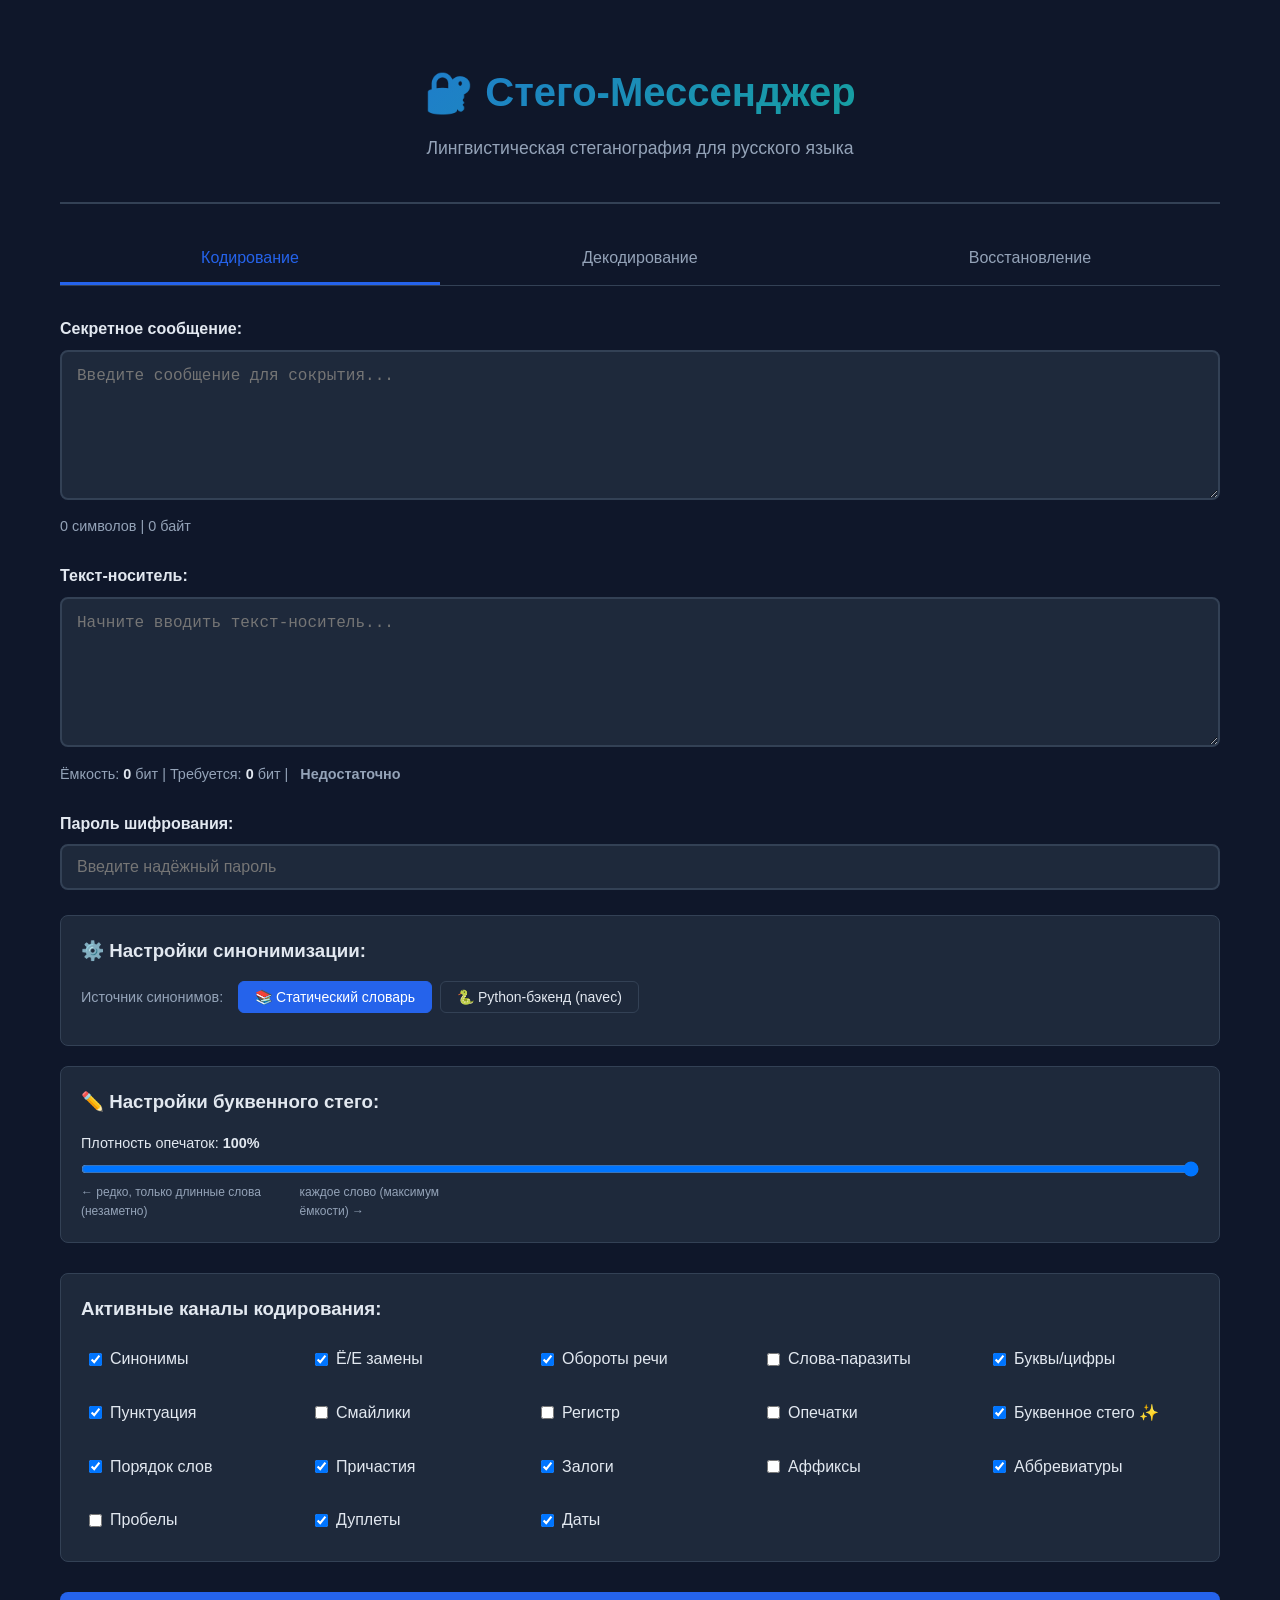
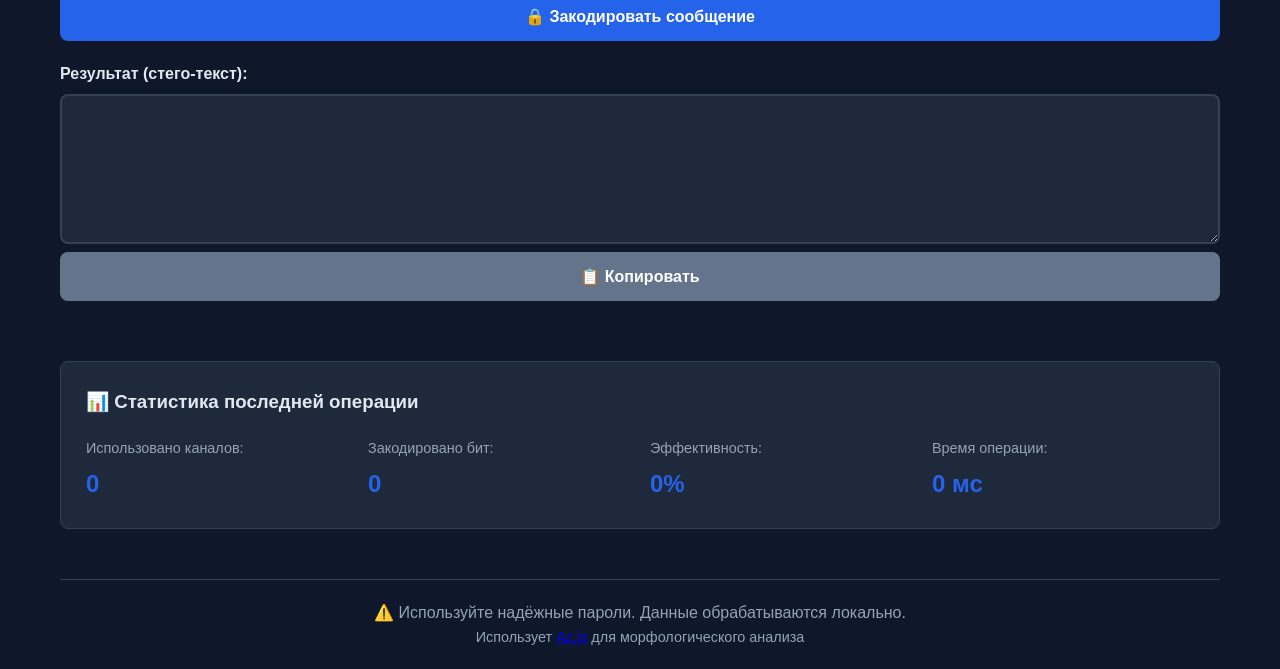
<file: index.html>
<!DOCTYPE html>
<html lang="ru">
<head>
    <meta charset="UTF-8">
    <meta name="viewport" content="width=device-width, initial-scale=1.0">
    <title>Стего-Мессенджер | Лингвистическая стеганография</title>
    <link rel="stylesheet" href="css/style.css">
</head>
<body>
    <!-- Индикатор загрузки -->
    <div id="loading" class="loading-overlay">
        <div class="loading-content">
            <div class="spinner"></div>
            <p>Загрузка морфологических словарей...</p>
            <p class="loading-details" id="loading-status">Инициализация...</p>
        </div>
    </div>

    <div class="container">
        <header>
            <h1>🔐 Стего-Мессенджер</h1>
            <p class="subtitle">Лингвистическая стеганография для русского языка</p>
        </header>

        <div class="main-content">
            <!-- Режимы работы -->
            <div class="mode-selector">
                <button class="mode-btn active" data-mode="encode">Кодирование</button>
                <button class="mode-btn" data-mode="decode">Декодирование</button>
                <button class="mode-btn" data-mode="recovery">Восстановление</button>
            </div>

            <!-- Панель кодирования -->
            <div class="panel encode-panel active">
                <div class="input-group">
                    <label for="secret-message">Секретное сообщение:</label>
                    <textarea id="secret-message" placeholder="Введите сообщение для сокрытия..."></textarea>
                    <div class="info">
                        <span id="secret-length">0</span> символов | 
                        <span id="secret-bytes">0</span> байт
                    </div>
                </div>

                <div class="input-group">
                    <label for="carrier-text">Текст-носитель:</label>
                    <div class="textarea-wrapper">
                        <textarea id="carrier-text" placeholder="Начните вводить текст-носитель..."></textarea>
                        <div id="autocomplete-overlay" class="autocomplete-overlay"></div>
                    </div>
                    <div class="info">
                        <span>Ёмкость: <strong id="carrier-capacity">0</strong> бит</span> | 
                        <span>Требуется: <strong id="required-capacity">0</strong> бит</span> |
                        <span class="status" id="capacity-status">Недостаточно</span>
                    </div>
                </div>

                <div class="input-group">
                    <label for="password-encode">Пароль шифрования:</label>
                    <input type="password" id="password-encode" placeholder="Введите надёжный пароль">
                </div>

                <!-- Настройки синонимов -->
                <div class="synonym-settings">
                    <h3>⚙️ Настройки синонимизации:</h3>
                    <div class="synonym-mode-row">
                        <label class="synonym-mode-label">Источник синонимов:</label>
                        <div class="synonym-mode-btns">
                            <button class="syn-mode-btn active" data-synmode="static" title="Использовать готовый словарь synonyms.json">📚 Статический словарь</button>
                            <button class="syn-mode-btn" data-synmode="backend" title="Navec + pymorphy3 через Python-сервер (synonyms_server.py)">🐍 Python-бэкенд (navec)</button>
                        </div>
                        <span id="backend-status" class="backend-status" style="display:none">⏳ Проверка...</span>
                    </div>
                    <div class="synonym-threshold-row" id="threshold-row" style="display:none">
                        <label for="syn-threshold">Косинусная близость: <strong id="threshold-val">0.50</strong></label>
                        <input type="range" id="syn-threshold" min="0.30" max="0.90" step="0.01" value="0.50">
                        <span class="threshold-hint">
                            <span style="color:#94a3b8">← меньше близость = больше синонимов (больше ёмкость)</span>
                            <span style="color:#94a3b8">больше близость = лучше качество →</span>
                        </span>
                    </div>
                    <div class="synonym-backend-row" id="backend-url-row" style="display:none">
                        <label for="backend-url">URL сервера:</label>
                        <input type="text" id="backend-url" value="http://127.0.0.1:5000" placeholder="http://127.0.0.1:5000">
                        <button id="btn-check-backend" class="btn-small">🔍 Проверить</button>
                        <span class="backend-hint">Запустите: <code>python synonyms_server.py</code></span>
                    </div>
                </div>

                <!-- Настройки буквенного стего -->
                <div class="letter-stego-settings">
                    <h3>✏️ Настройки буквенного стего:</h3>
                    <div class="synonym-threshold-row">
                        <label for="letter-density">Плотность опечаток: <strong id="density-val">100%</strong></label>
                        <input type="range" id="letter-density" min="5" max="100" step="5" value="100">
                        <span class="threshold-hint">
                            <span style="color:#94a3b8">← редко, только длинные слова (незаметно)</span>
                            <span style="color:#94a3b8">каждое слово (максимум ёмкости) →</span>
                        </span>
                    </div>
                </div>

                <div class="channel-settings">
                    <h3>Активные каналы кодирования:</h3>
                    <div class="channel-grid">
                        <label><input type="checkbox" class="channel-toggle" data-channel="synonyms" checked> Синонимы</label>
                        <label><input type="checkbox" class="channel-toggle" data-channel="yo" checked> Ё/Е замены</label>
                        <label><input type="checkbox" class="channel-toggle" data-channel="phrases" checked> Обороты речи</label>
                        <label><input type="checkbox" class="channel-toggle" data-channel="parasites"> Слова-паразиты</label>
                        <label><input type="checkbox" class="channel-toggle" data-channel="numbers" checked> Буквы/цифры</label>
                        <label><input type="checkbox" class="channel-toggle" data-channel="punctuation" checked> Пунктуация</label>
                        <label><input type="checkbox" class="channel-toggle" data-channel="smiles"> Смайлики</label>
                        <label><input type="checkbox" class="channel-toggle" data-channel="case"> Регистр</label>
                        <label><input type="checkbox" class="channel-toggle" data-channel="typos"> Опечатки</label>
                        <label><input type="checkbox" class="channel-toggle" data-channel="letter-stego" checked title="CRC-верифицированные мутации букв (seed→мутация→seed паттерн)"> Буквенное стего ✨</label>
                        <label><input type="checkbox" class="channel-toggle" data-channel="wordOrder" checked> Порядок слов</label>
                        <label><input type="checkbox" class="channel-toggle" data-channel="participles" checked> Причастия</label>
                        <label><input type="checkbox" class="channel-toggle" data-channel="voice" checked> Залоги</label>
                        <label><input type="checkbox" class="channel-toggle" data-channel="affixes"> Аффиксы</label>
                        <label><input type="checkbox" class="channel-toggle" data-channel="abbreviations" checked> Аббревиатуры</label>
                        <label><input type="checkbox" class="channel-toggle" data-channel="spaces"> Пробелы</label>
                        <label><input type="checkbox" class="channel-toggle" data-channel="duplets" checked> Дуплеты</label>
                        <label><input type="checkbox" class="channel-toggle" data-channel="dates" checked> Даты</label>
                    </div>
                </div>

                <button class="btn-primary" id="btn-encode">🔒 Закодировать сообщение</button>

                <div class="input-group">
                    <label for="output-text">Результат (стего-текст):</label>
                    <textarea id="output-text" readonly></textarea>
                    <button class="btn-secondary" id="btn-copy">📋 Копировать</button>
                </div>
            </div>

            <!-- Панель декодирования -->
            <div class="panel decode-panel">
                <div class="input-group">
                    <label for="stego-text">Стего-текст:</label>
                    <textarea id="stego-text" placeholder="Вставьте текст для декодирования..."></textarea>
                </div>

                <div class="input-group">
                    <label for="password-decode">Пароль:</label>
                    <input type="password" id="password-decode" placeholder="Введите пароль">
                </div>

                <button class="btn-primary" id="btn-decode">🔓 Декодировать сообщение</button>

                <div class="input-group">
                    <label for="decoded-message">Декодированное сообщение:</label>
                    <textarea id="decoded-message" readonly></textarea>
                </div>
            </div>

            <!-- Панель восстановления -->
            <div class="panel recovery-panel">
                <div class="input-group">
                    <label for="damaged-text">Повреждённый стего-текст:</label>
                    <textarea id="damaged-text" placeholder="Вставьте повреждённый текст..."></textarea>
                </div>

                <div class="input-group">
                    <label for="password-recovery">Пароль:</label>
                    <input type="password" id="password-recovery" placeholder="Введите пароль">
                </div>

                <div class="recovery-options">
                    <label><input type="checkbox" id="opt-bruteforce"> Использовать брутфорс</label>
                    <label>Макс. итераций: <input type="number" id="max-iterations" value="10000" min="100"></label>
                </div>

                <button class="btn-primary" id="btn-recovery">🔧 Восстановить данные</button>

                <div class="progress-bar" id="recovery-progress" style="display:none;">
                    <div class="progress-fill"></div>
                    <span class="progress-text">0%</span>
                </div>

                <div class="input-group">
                    <label for="recovered-message">Восстановленное сообщение:</label>
                    <textarea id="recovered-message" readonly></textarea>
                </div>
            </div>

             <!-- Статистика -->
             <div class="stats-panel">
                <h3>📊 Статистика последней операции</h3>
                <div class="stats-grid">
                    <div class="stat-item">
                        <span class="stat-label">Использовано каналов:</span>
                        <span class="stat-value" id="stat-channels">0</span>
                    </div>
                    <div class="stat-item">
                        <span class="stat-label">Закодировано бит:</span>
                        <span class="stat-value" id="stat-bits">0</span>
                    </div>
                    <div class="stat-item">
                        <span class="stat-label">Эффективность:</span>
                        <span class="stat-value" id="stat-efficiency">0%</span>
                    </div>
                    <div class="stat-item">
                        <span class="stat-label">Время операции:</span>
                        <span class="stat-value" id="stat-time">0 мс</span>
                    </div>
                </div>
            </div>
        </div>

         <footer>
             <p>⚠️ Используйте надёжные пароли. Данные обрабатываются локально.</p>
             <p style="font-size: 0.9em; color: #94a3b8;">
                 Использует <a href="https://github.com/deNULL/Az.js" target="_blank">Az.js</a> 
                 для морфологического анализа
             </p>
         </footer>
    </div>

    <!-- Az.js: морфологическая библиотека (глобальный объект Az) -->
    <!-- Порядок важен: az.js → az.dawg.js → az.morph.js → az.tokens.js -->
    <script src="lib/az.js"></script>
    <script src="lib/az.dawg.js"></script>
    <script src="lib/az.morph.js"></script>
    <script src="lib/az.tokens.js"></script>

    <!-- Наши модули -->
    <script type="module" src="js/main.js"></script>
 </body>
</html>
</file>
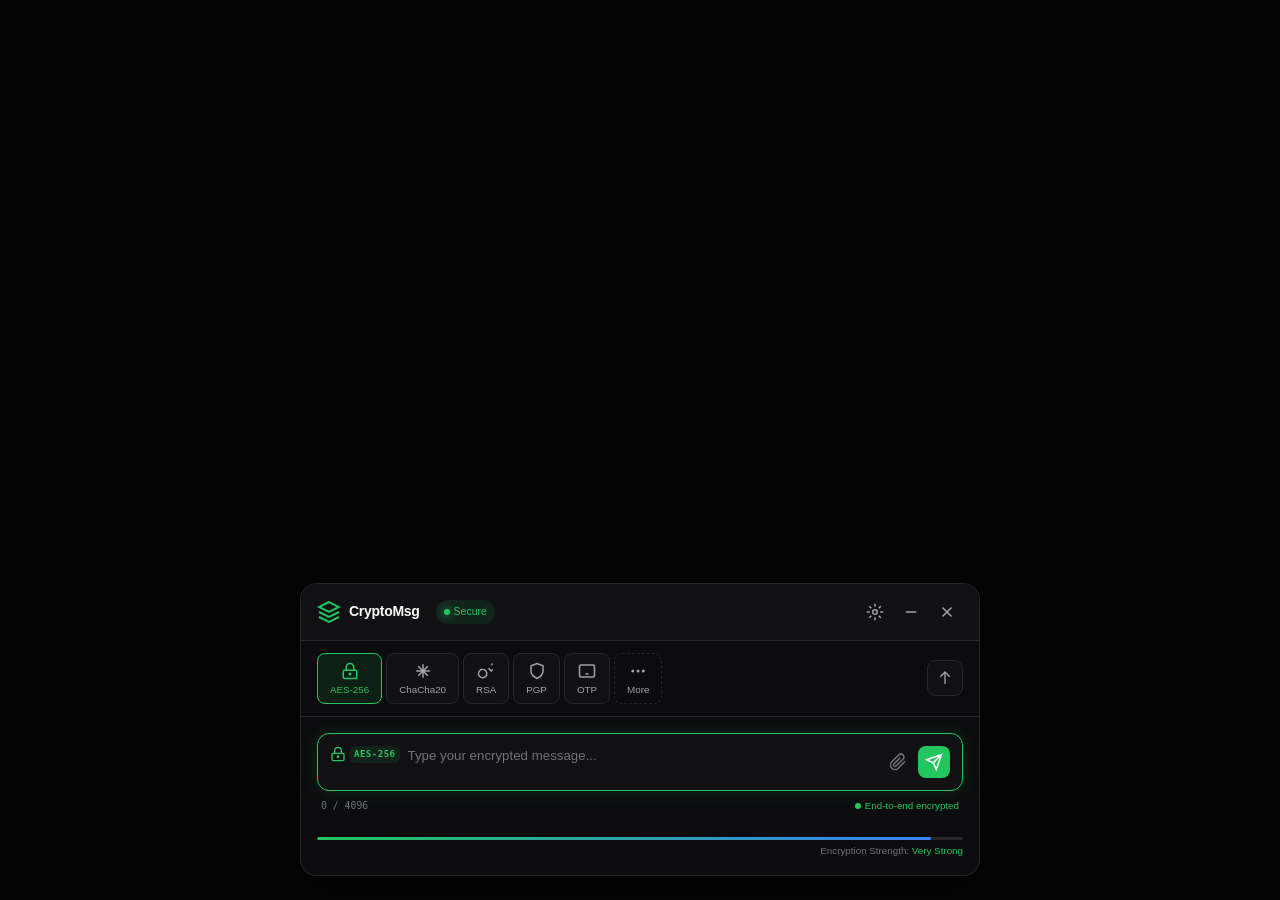
<file: HELPER_FOLDER_DESIGN/index.html>
<!DOCTYPE html>
<html lang="ru">

<head>
    <meta charset="UTF-8">
    <meta name="viewport" content="width=device-width, initial-scale=1.0">
    <title>CryptoMessenger | Secure Communication</title>
    <link rel="stylesheet" href="./styles.css">
</head>

<body>
    <!-- Overlay Container -->
    <div class="overlay-container" id="overlayContainer">

        <!-- Main Frame -->
        <div class="messenger-frame" id="messengerFrame">

            <!-- Header -->
            <header class="frame-header">
                <div class="header-left">
                    <div class="logo">
                        <svg class="logo-icon" viewBox="0 0 24 24" fill="none" stroke="currentColor" stroke-width="2">
                            <path d="M12 2L2 7l10 5 10-5-10-5z" />
                            <path d="M2 17l10 5 10-5" />
                            <path d="M2 12l10 5 10-5" />
                        </svg>
                        <span class="logo-text">CryptoMsg</span>
                    </div>
                    <div class="connection-status" id="connectionStatus">
                        <span class="status-dot active"></span>
                        <span class="status-text">Secure</span>
                    </div>
                </div>
                <div class="header-right">
                    <button class="icon-btn" id="settingsToggle" title="Settings">
                        <svg viewBox="0 0 24 24" fill="none" stroke="currentColor" stroke-width="2">
                            <circle cx="12" cy="12" r="3" />
                            <path
                                d="M12 1v4M12 19v4M4.22 4.22l2.83 2.83M16.95 16.95l2.83 2.83M1 12h4M19 12h4M4.22 19.78l2.83-2.83M16.95 7.05l2.83-2.83" />
                        </svg>
                    </button>
                    <button class="icon-btn" id="minimizeBtn" title="Minimize">
                        <svg viewBox="0 0 24 24" fill="none" stroke="currentColor" stroke-width="2">
                            <path d="M5 12h14" />
                        </svg>
                    </button>
                    <button class="icon-btn close-btn" id="closeBtn" title="Close">
                        <svg viewBox="0 0 24 24" fill="none" stroke="currentColor" stroke-width="2">
                            <path d="M18 6L6 18M6 6l12 12" />
                        </svg>
                    </button>
                </div>
            </header>

            <!-- Encryption Mode Selector -->
            <div class="mode-selector-container">
                <div class="mode-selector" id="modeSelector">
                    <button class="mode-btn active" data-mode="aes256">
                        <span class="mode-icon">
                            <svg viewBox="0 0 24 24" fill="none" stroke="currentColor" stroke-width="2">
                                <rect x="3" y="11" width="18" height="11" rx="2" />
                                <circle cx="12" cy="16" r="1" />
                                <path d="M7 11V7a5 5 0 0110 0v4" />
                            </svg>
                        </span>
                        <span class="mode-name">AES-256</span>
                    </button>
                    <button class="mode-btn" data-mode="chacha20">
                        <span class="mode-icon">
                            <svg viewBox="0 0 24 24" fill="none" stroke="currentColor" stroke-width="2">
                                <path d="M12 3v18M3 12h18M5.64 5.64l12.72 12.72M5.64 18.36l12.72-12.72" />
                            </svg>
                        </span>
                        <span class="mode-name">ChaCha20</span>
                    </button>
                    <button class="mode-btn" data-mode="rsa">
                        <span class="mode-icon">
                            <svg viewBox="0 0 24 24" fill="none" stroke="currentColor" stroke-width="2">
                                <path d="M21 2l-2 2m-7.61 7.61a5.5 5.5 0 1 1-7.778 7.778 5.5 5.5 0 0 1 7.777-7.777z" />
                                <path d="M15.5 8.5L19 12l2-2" />
                            </svg>
                        </span>
                        <span class="mode-name">RSA</span>
                    </button>
                    <button class="mode-btn" data-mode="pgp">
                        <span class="mode-icon">
                            <svg viewBox="0 0 24 24" fill="none" stroke="currentColor" stroke-width="2">
                                <path d="M12 22s8-4 8-10V5l-8-3-8 3v7c0 6 8 10 8 10z" />
                            </svg>
                        </span>
                        <span class="mode-name">PGP</span>
                    </button>
                    <button class="mode-btn" data-mode="otp">
                        <span class="mode-icon">
                            <svg viewBox="0 0 24 24" fill="none" stroke="currentColor" stroke-width="2">
                                <rect x="2" y="4" width="20" height="16" rx="2" />
                                <path d="M6 8h.01M10 8h.01M14 8h.01M18 8h.01M8 12h.01M12 12h.01M16 12h.01M10 16h4" />
                            </svg>
                        </span>
                        <span class="mode-name">OTP</span>
                    </button>
                    <button class="mode-btn more-modes" id="moreModes" title="More encryption modes">
                        <span class="mode-icon">
                            <svg viewBox="0 0 24 24" fill="none" stroke="currentColor" stroke-width="2">
                                <circle cx="12" cy="12" r="1" />
                                <circle cx="19" cy="12" r="1" />
                                <circle cx="5" cy="12" r="1" />
                            </svg>
                        </span>
                        <span class="mode-name">More</span>
                    </button>
                </div>

                <!-- Quick Settings Toggle -->
                <button class="quick-settings-btn" id="quickSettingsBtn">
                    <svg viewBox="0 0 24 24" fill="none" stroke="currentColor" stroke-width="2">
                        <path d="M12 3v18M5 10l7-7 7 7" />
                    </svg>
                </button>
            </div>

            <!-- Quick Mode Options Bar -->
            <div class="quick-options" id="quickOptions">
                <div class="option-group">
                    <label class="option-toggle">
                        <input type="checkbox" id="autoExpire" checked>
                        <span class="toggle-slider"></span>
                        <span class="toggle-label">Auto-expire</span>
                    </label>
                    <label class="option-toggle">
                        <input type="checkbox" id="perfectForward">
                        <span class="toggle-slider"></span>
                        <span class="toggle-label">PFS</span>
                    </label>
                    <label class="option-toggle">
                        <input type="checkbox" id="keyRotation">
                        <span class="toggle-slider"></span>
                        <span class="toggle-label">Key Rotation</span>
                    </label>
                </div>
                <div class="option-divider"></div>
                <div class="key-strength-selector">
                    <span class="selector-label">Key:</span>
                    <div class="strength-pills">
                        <button class="pill-btn" data-strength="128">128</button>
                        <button class="pill-btn active" data-strength="256">256</button>
                        <button class="pill-btn" data-strength="512">512</button>
                    </div>
                </div>
            </div>

            <!-- Main Input Area -->
            <div class="input-container">
                <div class="input-wrapper">
                    <div class="input-prefix">
                        <svg viewBox="0 0 24 24" fill="none" stroke="currentColor" stroke-width="2">
                            <rect x="3" y="11" width="18" height="11" rx="2" />
                            <circle cx="12" cy="16" r="1" />
                            <path d="M7 11V7a5 5 0 0110 0v4" />
                        </svg>
                        <span class="encryption-badge" id="encryptionBadge">AES-256</span>
                    </div>
                    <textarea class="message-input" id="messageInput" placeholder="Type your encrypted message..."
                        rows="1"></textarea>
                    <div class="input-actions">
                        <button class="action-btn" id="attachBtn" title="Attach file">
                            <svg viewBox="0 0 24 24" fill="none" stroke="currentColor" stroke-width="2">
                                <path
                                    d="M21.44 11.05l-9.19 9.19a6 6 0 0 1-8.49-8.49l9.19-9.19a4 4 0 0 1 5.66 5.66l-9.2 9.19a2 2 0 0 1-2.83-2.83l8.49-8.48" />
                            </svg>
                        </button>
                        <button class="action-btn primary" id="sendBtn" title="Send">
                            <svg viewBox="0 0 24 24" fill="none" stroke="currentColor" stroke-width="2">
                                <path d="M22 2L11 13M22 2l-7 20-4-9-9-4 20-7z" />
                            </svg>
                        </button>
                    </div>
                </div>
                <div class="input-footer">
                    <span class="char-count" id="charCount">0 / 4096</span>
                    <span class="encryption-info">End-to-end encrypted</span>
                </div>
            </div>

            <!-- Encryption Strength Indicator -->
            <div class="encryption-indicator">
                <div class="indicator-bar">
                    <div class="indicator-fill" id="strengthFill" style="width: 95%"></div>
                </div>
                <span class="indicator-label">Encryption Strength: <strong id="strengthLabel">Very
                        Strong</strong></span>
            </div>
        </div>

        <!-- Settings Panel (Slide-out) -->
        <div class="settings-panel" id="settingsPanel">
            <div class="settings-header">
                <h2>Encryption Settings</h2>
                <button class="icon-btn" id="closeSettings">
                    <svg viewBox="0 0 24 24" fill="none" stroke="currentColor" stroke-width="2">
                        <path d="M18 6L6 18M6 6l12 12" />
                    </svg>
                </button>
            </div>

            <!-- Settings Search -->
            <div class="settings-search">
                <svg viewBox="0 0 24 24" fill="none" stroke="currentColor" stroke-width="2">
                    <circle cx="11" cy="11" r="8" />
                    <path d="M21 21l-4.35-4.35" />
                </svg>
                <input type="text" placeholder="Search settings..." id="settingsSearch">
            </div>

            <!-- Settings Categories -->
            <nav class="settings-nav" id="settingsNav">
                <button class="nav-item active" data-category="general">
                    <svg viewBox="0 0 24 24" fill="none" stroke="currentColor" stroke-width="2">
                        <circle cx="12" cy="12" r="3" />
                        <path d="M12 1v4M12 19v4" />
                    </svg>
                    General
                </button>
                <button class="nav-item" data-category="keys">
                    <svg viewBox="0 0 24 24" fill="none" stroke="currentColor" stroke-width="2">
                        <path d="M21 2l-2 2m-7.61 7.61a5.5 5.5 0 1 1-7.778 7.778 5.5 5.5 0 0 1 7.777-7.777z" />
                    </svg>
                    Keys
                </button>
                <button class="nav-item" data-category="advanced">
                    <svg viewBox="0 0 24 24" fill="none" stroke="currentColor" stroke-width="2">
                        <path d="M12 20h9M16.5 3.5a2.12 2.12 0 0 1 3 3L7 19l-4 1 1-4L16.5 3.5z" />
                    </svg>
                    Advanced
                </button>
                <button class="nav-item" data-category="protocols">
                    <svg viewBox="0 0 24 24" fill="none" stroke="currentColor" stroke-width="2">
                        <polyline points="22 12 18 12 15 21 9 3 6 12 2 12" />
                    </svg>
                    Protocols
                </button>
            </nav>

            <!-- Settings Content -->
            <div class="settings-content" id="settingsContent">
                <!-- General Settings -->
                <div class="settings-section active" data-section="general">
                    <div class="setting-group">
                        <h3 class="group-title">Encryption Defaults</h3>

                        <div class="setting-item">
                            <div class="setting-info">
                                <span class="setting-label">Default Algorithm</span>
                                <span class="setting-desc">Primary encryption method for new messages</span>
                            </div>
                            <select class="setting-select" id="defaultAlgorithm">
                                <option value="aes256" selected>AES-256-GCM</option>
                                <option value="chacha20">ChaCha20-Poly1305</option>
                                <option value="aes128">AES-128-GCM</option>
                                <option value="camellia">Camellia-256</option>
                            </select>
                        </div>

                        <div class="setting-item">
                            <div class="setting-info">
                                <span class="setting-label">Key Derivation Function</span>
                                <span class="setting-desc">Method used to derive encryption keys</span>
                            </div>
                            <select class="setting-select" id="kdfSelect">
                                <option value="argon2id" selected>Argon2id</option>
                                <option value="scrypt">scrypt</option>
                                <option value="pbkdf2">PBKDF2</option>
                                <option value="bcrypt">bcrypt</option>
                            </select>
                        </div>

                        <div class="setting-item">
                            <div class="setting-info">
                                <span class="setting-label">Auto-delete Messages</span>
                                <span class="setting-desc">Automatically remove messages after sending</span>
                            </div>
                            <label class="switch">
                                <input type="checkbox" id="autoDelete">
                                <span class="switch-slider"></span>
                            </label>
                        </div>

                        <div class="setting-item">
                            <div class="setting-info">
                                <span class="setting-label">Message Expiration</span>
                                <span class="setting-desc">Time until messages self-destruct</span>
                            </div>
                            <div class="time-selector">
                                <input type="number" value="24" min="1" max="168" id="expirationTime">
                                <select id="expirationUnit">
                                    <option value="hours" selected>Hours</option>
                                    <option value="days">Days</option>
                                    <option value="minutes">Minutes</option>
                                </select>
                            </div>
                        </div>
                    </div>

                    <div class="setting-group">
                        <h3 class="group-title">Privacy</h3>

                        <div class="setting-item">
                            <div class="setting-info">
                                <span class="setting-label">Hide Typing Indicator</span>
                                <span class="setting-desc">Don't show when you're typing</span>
                            </div>
                            <label class="switch">
                                <input type="checkbox" id="hideTyping" checked>
                                <span class="switch-slider"></span>
                            </label>
                        </div>

                        <div class="setting-item">
                            <div class="setting-info">
                                <span class="setting-label">Disable Read Receipts</span>
                                <span class="setting-desc">Others won't know when you read messages</span>
                            </div>
                            <label class="switch">
                                <input type="checkbox" id="disableReceipts">
                                <span class="switch-slider"></span>
                            </label>
                        </div>
                    </div>
                </div>

                <!-- Key Settings -->
                <div class="settings-section" data-section="keys">
                    <div class="setting-group">
                        <h3 class="group-title">Key Management</h3>

                        <div class="setting-item">
                            <div class="setting-info">
                                <span class="setting-label">Key Size</span>
                                <span class="setting-desc">Encryption key length in bits</span>
                            </div>
                            <div class="radio-group">
                                <label class="radio-option">
                                    <input type="radio" name="keySize" value="128">
                                    <span>128-bit</span>
                                </label>
                                <label class="radio-option">
                                    <input type="radio" name="keySize" value="256" checked>
                                    <span>256-bit</span>
                                </label>
                                <label class="radio-option">
                                    <input type="radio" name="keySize" value="512">
                                    <span>512-bit</span>
                                </label>
                            </div>
                        </div>

                        <div class="setting-item">
                            <div class="setting-info">
                                <span class="setting-label">Auto Key Rotation</span>
                                <span class="setting-desc">Automatically rotate keys periodically</span>
                            </div>
                            <label class="switch">
                                <input type="checkbox" id="autoKeyRotation" checked>
                                <span class="switch-slider"></span>
                            </label>
                        </div>

                        <div class="setting-item">
                            <div class="setting-info">
                                <span class="setting-label">Rotation Interval</span>
                                <span class="setting-desc">How often keys are rotated</span>
                            </div>
                            <select class="setting-select" id="rotationInterval">
                                <option value="1h">Every hour</option>
                                <option value="6h">Every 6 hours</option>
                                <option value="24h" selected>Every 24 hours</option>
                                <option value="7d">Every week</option>
                            </select>
                        </div>

                        <div class="setting-item">
                            <div class="setting-info">
                                <span class="setting-label">Perfect Forward Secrecy</span>
                                <span class="setting-desc">Generate unique keys for each session</span>
                            </div>
                            <label class="switch">
                                <input type="checkbox" id="pfs" checked>
                                <span class="switch-slider"></span>
                            </label>
                        </div>
                    </div>

                    <div class="setting-group">
                        <h3 class="group-title">Key Storage</h3>

                        <div class="setting-item">
                            <div class="setting-info">
                                <span class="setting-label">Storage Location</span>
                                <span class="setting-desc">Where to store encryption keys</span>
                            </div>
                            <select class="setting-select" id="keyStorage">
                                <option value="local" selected>Local Storage</option>
                                <option value="hardware">Hardware Token</option>
                                <option value="cloud">Encrypted Cloud</option>
                            </select>
                        </div>

                        <div class="action-buttons">
                            <button class="btn-secondary" id="exportKeys">
                                <svg viewBox="0 0 24 24" fill="none" stroke="currentColor" stroke-width="2">
                                    <path d="M21 15v4a2 2 0 0 1-2 2H5a2 2 0 0 1-2-2v-4" />
                                    <polyline points="7 10 12 15 17 10" />
                                    <line x1="12" y1="15" x2="12" y2="3" />
                                </svg>
                                Export Keys
                            </button>
                            <button class="btn-secondary" id="importKeys">
                                <svg viewBox="0 0 24 24" fill="none" stroke="currentColor" stroke-width="2">
                                    <path d="M21 15v4a2 2 0 0 1-2 2H5a2 2 0 0 1-2-2v-4" />
                                    <polyline points="17 8 12 3 7 8" />
                                    <line x1="12" y1="3" x2="12" y2="15" />
                                </svg>
                                Import Keys
                            </button>
                        </div>
                    </div>
                </div>

                <!-- Advanced Settings -->
                <div class="settings-section" data-section="advanced">
                    <div class="setting-group">
                        <h3 class="group-title">Cipher Configuration</h3>

                        <div class="setting-item">
                            <div class="setting-info">
                                <span class="setting-label">Block Cipher Mode</span>
                                <span class="setting-desc">Encryption mode of operation</span>
                            </div>
                            <select class="setting-select" id="cipherMode">
                                <option value="gcm" selected>GCM (Authenticated)</option>
                                <option value="cbc">CBC</option>
                                <option value="ctr">CTR</option>
                                <option value="xts">XTS</option>
                            </select>
                        </div>

                        <div class="setting-item">
                            <div class="setting-info">
                                <span class="setting-label">Padding Scheme</span>
                                <span class="setting-desc">How to pad message blocks</span>
                            </div>
                            <select class="setting-select" id="paddingScheme">
                                <option value="pkcs7" selected>PKCS#7</option>
                                <option value="zero">Zero Padding</option>
                                <option value="iso7816">ISO/IEC 7816-4</option>
                            </select>
                        </div>

                        <div class="setting-item">
                            <div class="setting-info">
                                <span class="setting-label">IV Generation</span>
                                <span class="setting-desc">Initialization vector method</span>
                            </div>
                            <select class="setting-select" id="ivGeneration">
                                <option value="random" selected>Cryptographically Random</option>
                                <option value="counter">Counter-based</option>
                                <option value="nonce">Nonce-based</option>
                            </select>
                        </div>

                        <div class="setting-item">
                            <div class="setting-info">
                                <span class="setting-label">KDF Iterations</span>
                                <span class="setting-desc">Number of key derivation rounds</span>
                            </div>
                            <div class="slider-container">
                                <input type="range" min="10000" max="1000000" value="100000" id="kdfIterations">
                                <span class="slider-value" id="kdfIterationsValue">100,000</span>
                            </div>
                        </div>
                    </div>

                    <div class="setting-group">
                        <h3 class="group-title">Security Features</h3>

                        <div class="setting-item">
                            <div class="setting-info">
                                <span class="setting-label">Memory-hard KDF</span>
                                <span class="setting-desc">Resist GPU/ASIC attacks</span>
                            </div>
                            <label class="switch">
                                <input type="checkbox" id="memoryHardKdf" checked>
                                <span class="switch-slider"></span>
                            </label>
                        </div>

                        <div class="setting-item">
                            <div class="setting-info">
                                <span class="setting-label">Side-channel Protection</span>
                                <span class="setting-desc">Constant-time operations</span>
                            </div>
                            <label class="switch">
                                <input type="checkbox" id="sideChannelProtection" checked>
                                <span class="switch-slider"></span>
                            </label>
                        </div>

                        <div class="setting-item">
                            <div class="setting-info">
                                <span class="setting-label">Integrity Verification</span>
                                <span class="setting-desc">HMAC authentication</span>
                            </div>
                            <select class="setting-select" id="hmacAlgorithm">
                                <option value="sha256" selected>HMAC-SHA256</option>
                                <option value="sha384">HMAC-SHA384</option>
                                <option value="sha512">HMAC-SHA512</option>
                                <option value="blake2">BLAKE2b</option>
                            </select>
                        </div>
                    </div>
                </div>

                <!-- Protocol Settings -->
                <div class="settings-section" data-section="protocols">
                    <div class="setting-group">
                        <h3 class="group-title">Protocol Selection</h3>

                        <div class="protocol-cards">
                            <div class="protocol-card active" data-protocol="signal">
                                <div class="protocol-icon">
                                    <svg viewBox="0 0 24 24" fill="none" stroke="currentColor" stroke-width="2">
                                        <path d="M12 22s8-4 8-10V5l-8-3-8 3v7c0 6 8 10 8 10z" />
                                    </svg>
                                </div>
                                <div class="protocol-info">
                                    <span class="protocol-name">Signal Protocol</span>
                                    <span class="protocol-desc">Double Ratchet + X3DH</span>
                                </div>
                                <span class="protocol-badge">Recommended</span>
                            </div>

                            <div class="protocol-card" data-protocol="matrix">
                                <div class="protocol-icon">
                                    <svg viewBox="0 0 24 24" fill="none" stroke="currentColor" stroke-width="2">
                                        <rect x="3" y="3" width="18" height="18" rx="2" />
                                        <path d="M3 9h18M9 21V9" />
                                    </svg>
                                </div>
                                <div class="protocol-info">
                                    <span class="protocol-name">Matrix/Olm</span>
                                    <span class="protocol-desc">Megolm group encryption</span>
                                </div>
                            </div>

                            <div class="protocol-card" data-protocol="openpgp">
                                <div class="protocol-icon">
                                    <svg viewBox="0 0 24 24" fill="none" stroke="currentColor" stroke-width="2">
                                        <path
                                            d="M21 2l-2 2m-7.61 7.61a5.5 5.5 0 1 1-7.778 7.778 5.5 5.5 0 0 1 7.777-7.777z" />
                                    </svg>
                                </div>
                                <div class="protocol-info">
                                    <span class="protocol-name">OpenPGP</span>
                                    <span class="protocol-desc">Classic asymmetric encryption</span>
                                </div>
                            </div>

                            <div class="protocol-card" data-protocol="noise">
                                <div class="protocol-icon">
                                    <svg viewBox="0 0 24 24" fill="none" stroke="currentColor" stroke-width="2">
                                        <polyline points="22 12 18 12 15 21 9 3 6 12 2 12" />
                                    </svg>
                                </div>
                                <div class="protocol-info">
                                    <span class="protocol-name">Noise Protocol</span>
                                    <span class="protocol-desc">Modern handshake framework</span>
                                </div>
                            </div>
                        </div>
                    </div>

                    <div class="setting-group">
                        <h3 class="group-title">Transport Security</h3>

                        <div class="setting-item">
                            <div class="setting-info">
                                <span class="setting-label">TLS Version</span>
                                <span class="setting-desc">Minimum TLS version allowed</span>
                            </div>
                            <select class="setting-select" id="tlsVersion">
                                <option value="1.3" selected>TLS 1.3</option>
                                <option value="1.2">TLS 1.2</option>
                            </select>
                        </div>

                        <div class="setting-item">
                            <div class="setting-info">
                                <span class="setting-label">Certificate Pinning</span>
                                <span class="setting-desc">Verify server certificates</span>
                            </div>
                            <label class="switch">
                                <input type="checkbox" id="certPinning" checked>
                                <span class="switch-slider"></span>
                            </label>
                        </div>
                    </div>
                </div>
            </div>

            <!-- Settings Footer -->
            <div class="settings-footer">
                <button class="btn-text" id="resetSettings">Reset to Defaults</button>
                <button class="btn-primary" id="saveSettings">Save Changes</button>
            </div>
        </div>

        <!-- More Modes Modal -->
        <div class="modal-overlay" id="modesModal">
            <div class="modal-content">
                <div class="modal-header">
                    <h3>Encryption Modes</h3>
                    <button class="icon-btn" id="closeModesModal">
                        <svg viewBox="0 0 24 24" fill="none" stroke="currentColor" stroke-width="2">
                            <path d="M18 6L6 18M6 6l12 12" />
                        </svg>
                    </button>
                </div>
                <div class="modal-search">
                    <svg viewBox="0 0 24 24" fill="none" stroke="currentColor" stroke-width="2">
                        <circle cx="11" cy="11" r="8" />
                        <path d="M21 21l-4.35-4.35" />
                    </svg>
                    <input type="text" placeholder="Search encryption modes..." id="modesSearch">
                </div>
                <div class="modes-grid" id="modesGrid">
                    <!-- Symmetric Ciphers -->
                    <div class="mode-category">
                        <h4>Symmetric Ciphers</h4>
                        <div class="mode-list">
                            <button class="mode-option active" data-mode="aes256">
                                <span class="mode-dot"></span>
                                AES-256-GCM
                            </button>
                            <button class="mode-option" data-mode="aes128">
                                <span class="mode-dot"></span>
                                AES-128-GCM
                            </button>
                            <button class="mode-option" data-mode="chacha20">
                                <span class="mode-dot"></span>
                                ChaCha20-Poly1305
                            </button>
                            <button class="mode-option" data-mode="camellia">
                                <span class="mode-dot"></span>
                                Camellia-256
                            </button>
                            <button class="mode-option" data-mode="twofish">
                                <span class="mode-dot"></span>
                                Twofish
                            </button>
                            <button class="mode-option" data-mode="serpent">
                                <span class="mode-dot"></span>
                                Serpent
                            </button>
                        </div>
                    </div>

                    <!-- Asymmetric Ciphers -->
                    <div class="mode-category">
                        <h4>Asymmetric Ciphers</h4>
                        <div class="mode-list">
                            <button class="mode-option" data-mode="rsa">
                                <span class="mode-dot"></span>
                                RSA-4096
                            </button>
                            <button class="mode-option" data-mode="ecdh">
                                <span class="mode-dot"></span>
                                ECDH (Curve25519)
                            </button>
                            <button class="mode-option" data-mode="ecdsa">
                                <span class="mode-dot"></span>
                                ECDSA (P-256)
                            </button>
                            <button class="mode-option" data-mode="ed25519">
                                <span class="mode-dot"></span>
                                Ed25519
                            </button>
                        </div>
                    </div>

                    <!-- Hybrid Schemes -->
                    <div class="mode-category">
                        <h4>Hybrid Schemes</h4>
                        <div class="mode-list">
                            <button class="mode-option" data-mode="pgp">
                                <span class="mode-dot"></span>
                                OpenPGP
                            </button>
                            <button class="mode-option" data-mode="signal">
                                <span class="mode-dot"></span>
                                Signal Protocol
                            </button>
                            <button class="mode-option" data-mode="noise">
                                <span class="mode-dot"></span>
                                Noise Framework
                            </button>
                        </div>
                    </div>

                    <!-- Post-Quantum -->
                    <div class="mode-category">
                        <h4>Post-Quantum</h4>
                        <div class="mode-list">
                            <button class="mode-option" data-mode="kyber">
                                <span class="mode-dot"></span>
                                CRYSTALS-Kyber
                            </button>
                            <button class="mode-option" data-mode="dilithium">
                                <span class="mode-dot"></span>
                                CRYSTALS-Dilithium
                            </button>
                            <button class="mode-option" data-mode="sphincs">
                                <span class="mode-dot"></span>
                                SPHINCS+
                            </button>
                        </div>
                    </div>

                    <!-- Classic Methods -->
                    <div class="mode-category">
                        <h4>Classic Methods</h4>
                        <div class="mode-list">
                            <button class="mode-option" data-mode="otp">
                                <span class="mode-dot"></span>
                                One-Time Pad
                            </button>
                            <button class="mode-option" data-mode="vernam">
                                <span class="mode-dot"></span>
                                Vernam Cipher
                            </button>
                        </div>
                    </div>
                </div>
            </div>
        </div>
    </div>

    <script src="app.js"></script>
</body>

</html>
</file>
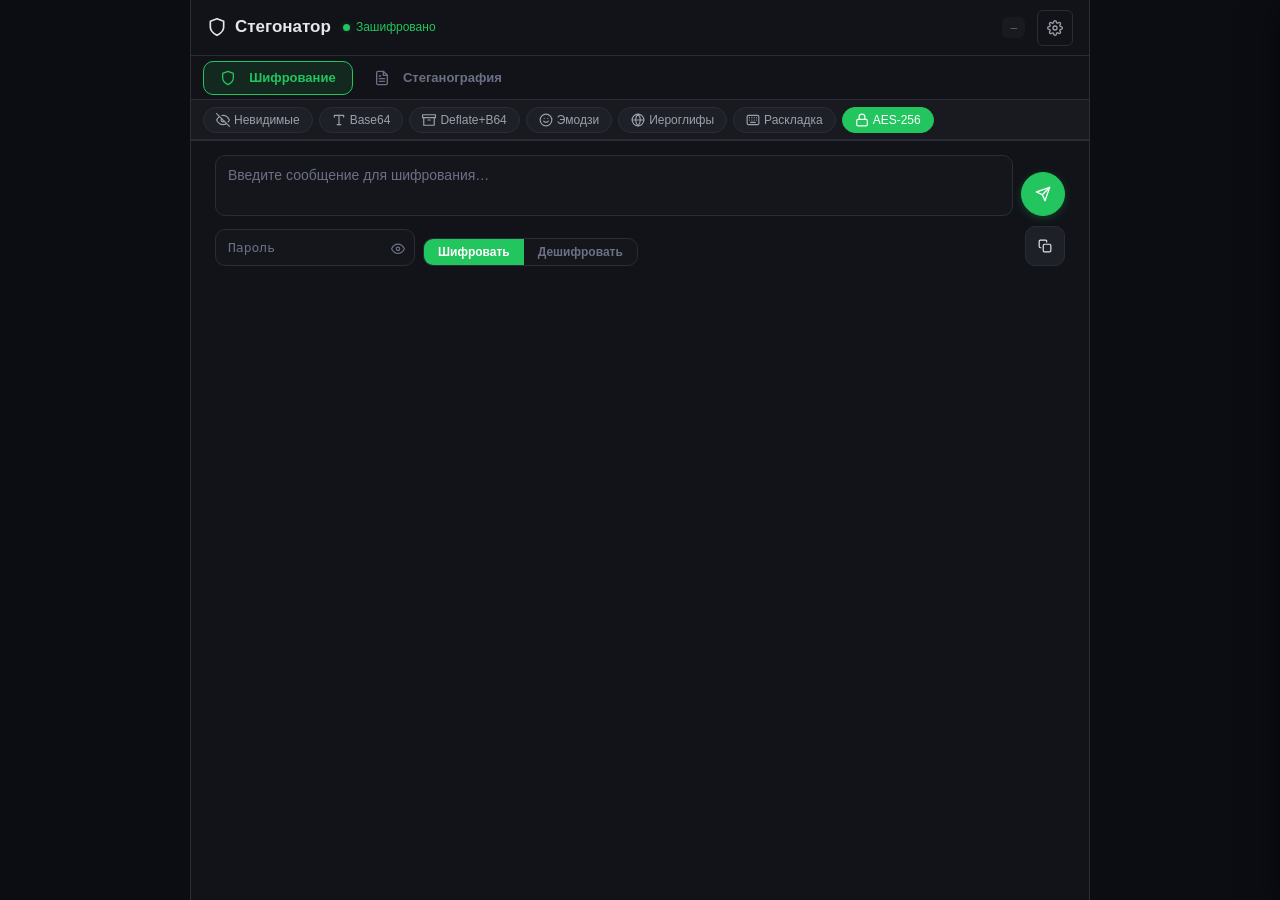
<file: StegoBackups/index.html>
<!DOCTYPE html>
<html lang="ru">
<head>
  <meta charset="UTF-8">
  <meta name="viewport" content="width=device-width, initial-scale=1.0, maximum-scale=1.0, user-scalable=no">
  <meta name="theme-color" content="#0b0d13">
  <title>Стегонатор — Стеганография и шифрование</title>
  <link rel="stylesheet" href="css/messenger.css">
  <link rel="icon" href="logo.svg" type="image/svg+xml">
</head>
<body>

<div class="crypto-messenger" id="cryptoMessenger">

  <!-- ═══════════════════════════════════════════════════════════
       Loading Overlay (shown while Az.js dictionaries load)
       ═══════════════════════════════════════════════════════════ -->
  <div class="cm-loading" id="loading">
    <div class="cm-loading__spinner"></div>
    <div class="cm-loading__text">Загрузка морфологических словарей…</div>
    <div class="cm-loading__progress">
      <div class="cm-loading__progress-bar" id="loadingProgressBar"></div>
    </div>
  </div>

  <!-- ═══════════════════════════════════════════════════════════
       Header
       ═══════════════════════════════════════════════════════════ -->
  <header class="cm-header" id="header">
    <a class="cm-header__logo" href="#">
      <svg class="cm-icon cm-icon--lg"><use href="assets/icons/sprite.svg#icon-shield"/></svg>
      <span>Стегонатор</span>
    </a>
    <div class="cm-header__status" id="connectionStatus">
      <span class="cm-header__status-dot"></span>
      <span>Зашифровано</span>
    </div>
    <div class="cm-header__spacer"></div>
    <div class="cm-header__chat-id" id="chatIdDisplay" title="ID чата">—</div>
    <button class="cm-header__btn" id="btnSettings" type="button" aria-label="Настройки"><svg class="cm-icon"><use href="assets/icons/sprite.svg#icon-settings"/></svg></button>
  </header>

  <!-- ═══════════════════════════════════════════════════════════
       Main Mode Tabs (Encryption / Steganography)
       ═══════════════════════════════════════════════════════════ -->
  <nav class="cm-tabs" id="mainTabs">
    <button class="cm-tab active" data-category="encryption" type="button">
      <svg class="cm-icon"><use href="assets/icons/sprite.svg#icon-shield"/></svg>&nbsp; Шифрование
    </button>
    <button class="cm-tab" data-category="steganography" type="button">
      <svg class="cm-icon"><use href="assets/icons/sprite.svg#icon-file-text"/></svg>&nbsp; Стеганография
    </button>
  </nav>

  <!-- ═══════════════════════════════════════════════════════════
       Sub-mode Selector (depends on active main mode)
       ═══════════════════════════════════════════════════════════ -->

  <!-- Encryption sub-modes -->
  <div class="cm-subtabs" id="subtabsEncryption" data-category-subtabs="encryption">
    <button class="cm-subtab" data-mode="invisible" type="button"><svg class="cm-icon cm-icon--sm"><use href="assets/icons/sprite.svg#icon-eye-off"/></svg> Невидимые</button>
    <button class="cm-subtab" data-mode="base64" type="button"><svg class="cm-icon cm-icon--sm"><use href="assets/icons/sprite.svg#icon-type"/></svg> Base64</button>
    <button class="cm-subtab" data-mode="compression" type="button"><svg class="cm-icon cm-icon--sm"><use href="assets/icons/sprite.svg#icon-archive"/></svg> Deflate+B64</button>
    <button class="cm-subtab" data-mode="emoji" type="button"><svg class="cm-icon cm-icon--sm"><use href="assets/icons/sprite.svg#icon-smile"/></svg> Эмодзи</button>
    <button class="cm-subtab" data-mode="chinese" type="button"><svg class="cm-icon cm-icon--sm"><use href="assets/icons/sprite.svg#icon-globe"/></svg> Иероглифы</button>
    <button class="cm-subtab" data-mode="layout" type="button"><svg class="cm-icon cm-icon--sm"><use href="assets/icons/sprite.svg#icon-keyboard"/></svg> Раскладка</button>
    <button class="cm-subtab active" data-mode="aes256" type="button"><svg class="cm-icon cm-icon--sm"><use href="assets/icons/sprite.svg#icon-lock"/></svg> AES-256</button>
  </div>

  <!-- Steganography sub-modes -->
  <div class="cm-subtabs cm-hidden" id="subtabsSteganography" data-category-subtabs="steganography">
    <button class="cm-subtab active" data-mode="stego-encode" type="button"><svg class="cm-icon cm-icon--sm"><use href="assets/icons/sprite.svg#icon-file-text"/></svg> Кодирование</button>
    <button class="cm-subtab" data-mode="stego-decode" type="button"><svg class="cm-icon cm-icon--sm"><use href="assets/icons/sprite.svg#icon-unlock"/></svg> Декодирование</button>
    <button class="cm-subtab" data-mode="stego-recovery" type="button"><svg class="cm-icon cm-icon--sm"><use href="assets/icons/sprite.svg#icon-wrench"/></svg> Восстановление</button>
  </div>

  <!-- ═══════════════════════════════════════════════════════════
       Input Area (bottom, always visible — content varies by mode)
       ═══════════════════════════════════════════════════════════ -->
  <div class="cm-input-area" id="inputArea">

    <!-- ─── Encryption Mode Input ─────────────────────────────── -->
    <div class="cm-input-panel active" id="panelEncryption" data-category-panel="encryption">
      <!-- Message input + Send -->
      <div class="cm-input-row">
        <textarea
          class="cm-textarea"
          id="encryptInput"
          placeholder="Введите сообщение для шифрования…"
          rows="2"
        ></textarea>
        <button class="cm-btn cm-btn--send" id="btnEncryptSend" type="button" aria-label="Отправить"><svg class="cm-icon"><use href="assets/icons/sprite.svg#icon-send"/></svg></button>
      </div>
      <!-- Password + Encode/Decode toggle -->
      <div class="cm-input-row">
        <div class="cm-password-wrap">
          <input
            class="cm-input cm-input--password"
            id="encryptPassword"
            type="password"
            placeholder="Пароль"
            autocomplete="off"
          >
          <button class="cm-password-toggle" id="btnToggleEncryptPw" type="button" aria-label="Показать пароль"><svg class="cm-icon cm-icon--sm"><use href="assets/icons/sprite.svg#icon-eye"/></svg></button>
        </div>
        <div class="cm-direction-toggle" id="encryptDirection">
          <button class="cm-direction-toggle__btn active" data-direction="encode" type="button">Шифровать</button>
          <button class="cm-direction-toggle__btn" data-direction="decode" type="button">Дешифровать</button>
        </div>
        <div style="flex:1"></div>
        <button class="cm-btn cm-btn--secondary cm-btn--icon" id="btnEncryptCopy" type="button" title="Копировать"><svg class="cm-icon cm-icon--sm"><use href="assets/icons/sprite.svg#icon-copy"/></svg></button>
      </div>
      <!-- Encryption result preview -->
      <div class="cm-encrypt-result-section" id="encryptResultSection" style="display:none">
        <div class="cm-encrypt-preview-header">
          <span class="cm-input-label">Результат</span>
          <div class="cm-encrypt-preview-actions">
            <button class="cm-btn cm-btn--secondary cm-btn--compact" id="btnEncryptResultCopy" type="button">
              <svg class="cm-icon cm-icon--sm"><use href="assets/icons/sprite.svg#icon-copy"/></svg>
            </button>
            <button class="cm-btn cm-btn--primary cm-btn--compact" id="btnBridgeSend" type="button" style="display:none">
              <svg class="cm-icon cm-icon--sm"><use href="assets/icons/sprite.svg#icon-send"/></svg>
              <span>Отправить</span>
            </button>
          </div>
        </div>
        <div class="cm-encrypt-result" id="encryptResultPreview"></div>
      </div>
    </div>

    <!-- ─── Steganography Encode Input ────────────────────────── -->
    <div class="cm-input-panel" id="panelStegoEncode" data-category-panel="stego-encode">
      <div class="cm-stego-encode-layout">
        <!-- Secret message -->
        <div class="cm-field-group">
          <label class="cm-input-label" for="secret-message">Секретное сообщение</label>
          <textarea
            class="cm-textarea"
            id="secret-message"
            placeholder="Секретное сообщение…"
            rows="2"
          ></textarea>
        </div>
        <!-- Carrier text with overlay highlighting -->
        <div class="cm-field-group">
          <div class="cm-carrier-header">
            <label class="cm-input-label" for="carrier-text">Текст-носитель</label>
            <span class="cm-stego-capacity-badge" id="capacity-badge">0 бит</span>
          </div>
          <div class="cm-carrier-container" id="carrierContainer">
            <textarea
              class="cm-textarea cm-carrier-textarea"
              id="carrier-text"
              placeholder="Обычный текст для сокрытия…"
              rows="4"
            ></textarea>
            <div class="cm-carrier-overlay" id="carrier-overlay" aria-hidden="true"></div>
          </div>
          <!-- Auto-detected channels -->
          <div class="cm-stego-channels" id="stego-channels">
            <!-- Channel badges will be inserted here by JS -->
          </div>
        </div>
        <!-- Password + Encode button -->
        <div class="cm-input-row">
          <div class="cm-password-wrap">
            <input
              class="cm-input cm-input--password"
              id="password-encode"
              type="password"
              placeholder="Пароль"
              autocomplete="off"
            >
            <button class="cm-password-toggle" id="btnToggleStegoEncPw" type="button" aria-label="Показать пароль"><svg class="cm-icon cm-icon--sm"><use href="assets/icons/sprite.svg#icon-eye"/></svg></button>
          </div>
          <button class="cm-btn cm-btn--primary" id="btn-encode" type="button"><svg class="cm-icon cm-icon--sm"><use href="assets/icons/sprite.svg#icon-zap"/></svg> Кодировать</button>
        </div>
        <!-- Result preview -->
        <div class="cm-stego-result-section">
          <div class="cm-stego-preview-header">
            <span class="cm-input-label">Результат</span>
            <button class="cm-btn cm-btn--secondary cm-btn--compact" id="btn-copy" type="button"><svg class="cm-icon cm-icon--sm"><use href="assets/icons/sprite.svg#icon-copy"/></svg></button>
          </div>
          <div class="cm-stego-result" id="output-text"></div>
        </div>
      </div>
    </div>

    <!-- ─── Steganography Decode Input ────────────────────────── -->
    <div class="cm-input-panel" id="panelStegoDecode" data-category-panel="stego-decode">
      <div class="cm-input-row--full">
        <label class="cm-input-label" for="stego-text">Стего-текст</label>
        <textarea
          class="cm-textarea cm-textarea--tall"
          id="stego-text"
          placeholder="Вставьте текст со скрытым сообщением…"
          rows="3"
        ></textarea>
      </div>
      <div class="cm-input-row">
        <div class="cm-password-wrap">
          <input
            class="cm-input cm-input--password"
            id="password-decode"
            type="password"
            placeholder="Пароль"
            autocomplete="off"
          >
          <button class="cm-password-toggle" id="btnToggleStegoDecPw" type="button" aria-label="Показать пароль"><svg class="cm-icon cm-icon--sm"><use href="assets/icons/sprite.svg#icon-eye"/></svg></button>
        </div>
        <div style="flex:1"></div>
        <button class="cm-btn cm-btn--primary" id="btn-decode" type="button"><svg class="cm-icon cm-icon--sm"><use href="assets/icons/sprite.svg#icon-unlock"/></svg> Декодировать</button>
      </div>
      <div class="cm-result-preview" id="decoded-message"></div>
    </div>

    <!-- ─── Steganography Recovery Input ──────────────────────── -->
    <div class="cm-input-panel" id="panelStegoRecovery" data-category-panel="stego-recovery">
      <div class="cm-input-row--full">
        <label class="cm-input-label" for="recovery-text">Повреждённый стего-текст</label>
        <textarea
          class="cm-textarea cm-textarea--tall"
          id="recovery-text"
          placeholder="Вставьте повреждённый текст для восстановления…"
          rows="3"
        ></textarea>
      </div>
      <div class="cm-input-row">
        <div class="cm-password-wrap">
          <input
            class="cm-input cm-input--password"
            id="password-recovery"
            type="password"
            placeholder="Пароль"
            autocomplete="off"
          >
          <button class="cm-password-toggle" id="btnToggleStegoRecPw" type="button" aria-label="Показать пароль"><svg class="cm-icon cm-icon--sm"><use href="assets/icons/sprite.svg#icon-eye"/></svg></button>
        </div>
        <div style="flex:1"></div>
        <button class="cm-btn cm-btn--primary" id="btn-recovery" type="button"><svg class="cm-icon cm-icon--sm"><use href="assets/icons/sprite.svg#icon-wrench"/></svg> Восстановить</button>
      </div>
      <div class="cm-result-preview" id="recovery-result"></div>
    </div>

  </div><!-- /cm-input-area -->

  <!-- ═══════════════════════════════════════════════════════════
       Settings Panel (slide-out from right)
       ═══════════════════════════════════════════════════════════ -->
  <div class="cm-settings-overlay" id="settingsOverlay"></div>
  <aside class="cm-settings" id="settingsPanel">
    <div class="cm-settings__header">
      <span class="cm-settings__title"><svg class="cm-icon cm-icon--sm"><use href="assets/icons/sprite.svg#icon-settings"/></svg> Настройки</span>
      <button class="cm-settings__close" id="btnCloseSettings" type="button" aria-label="Закрыть"><svg class="cm-icon cm-icon--sm"><use href="assets/icons/sprite.svg#icon-x"/></svg></button>
    </div>
    <div class="cm-settings__body">

      <!-- ─── Общие ──────────────────────────────────────────── -->
      <div class="cm-settings__section">
        <div class="cm-settings__section-title">Общие</div>

        <div class="cm-settings__row">
          <span class="cm-settings__label">Алгоритм по умолчанию</span>
          <select class="cm-settings__select" id="settingDefaultAlgo">
            <option value="aes256" selected>AES-256</option>
            <option value="invisible">Невидимые символы</option>
            <option value="base64">Base64</option>
            <option value="compression">Deflate+B64</option>
            <option value="emoji">Эмодзи</option>
            <option value="chinese">Иероглифы</option>
            <option value="layout">Раскладка</option>
          </select>
        </div>
      </div>

      <!-- ─── Пароли чатов ──────────────────────────────────── -->
      <div class="cm-settings__section">
        <div class="cm-settings__section-title">Пароли чатов</div>

        <div class="cm-settings__row">
          <span class="cm-settings__label">Текущий ID чата</span>
          <input
            class="cm-settings__input"
            id="settingCurrentChatId"
            type="text"
            placeholder="chat-id"
            autocomplete="off"
            style="max-width:120px;"
          >
        </div>

        <div class="cm-settings__row">
          <span class="cm-settings__label">Сохранять пароль для чата</span>
          <label class="cm-toggle">
            <input type="checkbox" id="settingRememberPw">
            <span class="cm-toggle__track"></span>
          </label>
        </div>

        <!-- Chat password list (populated by JS) -->
        <div id="chatPasswordList">
          <!-- Example entry (hidden by default, used as template) -->
          <!--
          <div class="cm-chat-entry">
            <span class="cm-chat-entry__id">abc123</span>
            <span class="cm-chat-entry__pw">••••••</span>
            <button class="cm-chat-entry__remove" type="button"><svg class="cm-icon cm-icon--sm"><use href="assets/icons/sprite.svg#icon-trash"/></svg></button>
          </div>
          -->
        </div>

        <div class="cm-input-row" style="gap:6px;">
          <input
            class="cm-input cm-input--compact"
            id="newChatIdInput"
            type="text"
            placeholder="ID чата"
            autocomplete="off"
            style="flex:1;"
          >
          <input
            class="cm-input cm-input--compact"
            id="newChatPwInput"
            type="password"
            placeholder="Пароль"
            autocomplete="off"
            style="flex:1;"
          >
          <button class="cm-btn cm-btn--secondary" id="btnAddChatPw" type="button"><svg class="cm-icon cm-icon--sm"><use href="assets/icons/sprite.svg#icon-plus"/></svg></button>
        </div>
      </div>

      <!-- ─── Мост API ───────────────────────────────────────── -->
      <div class="cm-settings__section">
        <div class="cm-settings__section-title">
          <svg class="cm-icon cm-icon--sm"><use href="assets/icons/sprite.svg#icon-bridge"/></svg>
          Мост API
        </div>
        <div class="cm-settings__row">
          <span class="cm-settings__label">Включить мост</span>
          <label class="cm-toggle">
            <input type="checkbox" id="settingBridgeEnabled" checked>
            <span class="cm-toggle__track"></span>
          </label>
        </div>
        <div class="cm-settings__row" id="bridge-method-row">
          <span class="cm-settings__label">Метод отправки</span>
          <select class="cm-settings__select" id="settingBridgeMethod">
            <option value="postMessage">postMessage (iframe)</option>
            <option value="jsi">JSI (Android)</option>
            <option value="pywebview">PyWebView</option>
            <option value="clipboard">Буфер обмена</option>
          </select>
        </div>
        <div class="cm-settings__row" id="bridge-target-row">
          <span class="cm-settings__label">Цель (origin)</span>
          <input class="cm-settings__input" id="settingBridgeTarget" type="text" placeholder="*" autocomplete="off" style="max-width:140px;">
        </div>
        <div class="cm-settings__row" id="bridge-autodecode-row">
          <span class="cm-settings__label">Автодекодирование входящих</span>
          <label class="cm-toggle">
            <input type="checkbox" id="settingBridgeAutoDecode">
            <span class="cm-toggle__track"></span>
          </label>
        </div>
        <div class="cm-settings__row" id="bridge-allow-detection-row">
          <span class="cm-settings__label">Автообнаружение шифрования</span>
          <label class="cm-toggle">
            <input type="checkbox" id="settingBridgeAllowDetection" checked>
            <span class="cm-toggle__track"></span>
          </label>
        </div>
        <div class="cm-settings__note">Мост доступен только в контексте этого окна. Другие вкладки и приложения не могут вызывать API. <a href="docs/bridge-api-guide.md" target="_blank" style="color:var(--cm-accent)">Инструкция по Bridge API</a></div>
      </div>

      <!-- ─── Каналы стего (only visible in stego mode) ──────── -->
      <div class="cm-settings__section cm-settings__section--stego-channels" id="stegoChannelsSection">
        <div class="cm-settings__section-title">Каналы стего</div>
        <div class="cm-settings__note">Каналы определяются автоматически по тексту-носителю. Большинство каналов всегда активны — они необходимы для корректного декодирования.</div>

        <!-- Always-on channels (informational, no toggle) -->
        <div class="cm-channel-list">
          <span class="cm-channel-list__item cm-channel-list__item--always">Пунктуация</span>
          <span class="cm-channel-list__item cm-channel-list__item--always">Форматы дат</span>
          <span class="cm-channel-list__item cm-channel-list__item--always">Опечатки (дефисы)</span>
          <span class="cm-channel-list__item cm-channel-list__item--always">Дублеты</span>
          <span class="cm-channel-list__item cm-channel-list__item--always">Аббревиатуры</span>
          <span class="cm-channel-list__item cm-channel-list__item--always">Пробелы (NBSP)</span>
          <span class="cm-channel-list__item cm-channel-list__item--always">Синонимы</span>
          <span class="cm-channel-list__item cm-channel-list__item--always">Телефоны</span>
          <span class="cm-channel-list__item cm-channel-list__item--always">URL-адреса</span>
          <span class="cm-channel-list__item cm-channel-list__item--always">Email-адреса</span>
        </div>

        <!-- Optional channel: letter-stego (safe to disable) -->
        <div class="cm-checkbox-row">
          <input type="checkbox" class="channel-toggle" data-channel="letter-stego" id="chLetterStego" checked>
          <label for="chLetterStego">Буквенное стего (мутации букв)</label>
        </div>
        <div class="cm-settings__note">Единственный канал, который можно отключить — декодер проигнорирует его автоматически. Уменьшает ёмкость, но текст выглядит естественнее.</div>
      </div>

      <!-- ─── Синонимы ──────────────────────────────────────── -->
      <div class="cm-settings__section">
        <div class="cm-settings__section-title">Синонимы</div>

        <div class="cm-settings__row">
          <span class="cm-settings__label">Порог (cos)</span>
          <div style="display:flex; align-items:center; gap:8px; flex:1; max-width:140px;">
            <input class="cm-slider" id="syn-threshold" type="range" min="0.5" max="0.99" step="0.01" value="0.7" style="flex:1;">
            <span class="cm-settings__value" id="threshold-val">0.70</span>
          </div>
        </div>

        <div class="cm-settings__row">
          <span class="cm-settings__label">Режим</span>
          <div style="display:flex; gap:4px;">
            <button class="cm-btn cm-btn--toggle syn-mode-btn active" data-synmode="static" type="button">Статический</button>
            <button class="cm-btn cm-btn--toggle syn-mode-btn" data-synmode="backend" type="button">Сервер</button>
          </div>
        </div>
        <div class="cm-settings__row cm-hidden" id="backend-url-row">
          <span class="cm-settings__label">URL сервера</span>
          <input class="cm-settings__input" id="backend-url" type="url" placeholder="http://localhost:8000" style="max-width:160px;">
        </div>
        <div class="cm-settings__row cm-hidden" id="backend-status-row">
          <span class="cm-settings__label">Статус</span>
          <span id="backend-status" style="font-size:12px; color:var(--cm-text-muted);">—</span>
        </div>
        <div class="cm-settings__row cm-hidden" id="backend-check-row">
          <div style="flex:1;"></div>
          <button class="cm-btn cm-btn--secondary" id="btn-check-backend" type="button">Проверить</button>
        </div>
      </div>

      <!-- ─── Статистика ─────────────────────────────────────── -->
      <div class="cm-settings__section">
        <div class="cm-settings__section-title">Статистика</div>
        <div class="cm-settings__row">
          <span class="cm-settings__label">Каналы</span>
          <span class="cm-settings__value" id="stat-channels">0</span>
        </div>
        <div class="cm-settings__row">
          <span class="cm-settings__label">Бит ёмкости</span>
          <span class="cm-settings__value" id="stat-bits">0</span>
        </div>
        <div class="cm-settings__row">
          <span class="cm-settings__label">Эффективность</span>
          <span class="cm-settings__value" id="stat-efficiency">0%</span>
        </div>
        <div class="cm-settings__row">
          <span class="cm-settings__label">Время</span>
          <span class="cm-settings__value" id="stat-time">0 мс</span>
        </div>
        <div class="cm-settings__row">
          <span class="cm-settings__label">Длина секр. сообщения</span>
          <span class="cm-settings__value"><span id="secret-length">0</span> симв (<span id="secret-bytes">0</span> байт)</span>
        </div>
      </div>

    </div><!-- /cm-settings__body -->
  </aside>

  <!-- ═══════════════════════════════════════════════════════════
       Toast / Notification Area
       ═══════════════════════════════════════════════════════════ -->
  <div class="cm-toast-area" id="toastArea"></div>

</div><!-- /crypto-messenger -->

<!-- ═════════════════════════════════════════════════════════════
     Scripts — Az.js morphological libs first, then main.js as module
     ═════════════════════════════════════════════════════════════ -->
<script src="lib/az.js"></script>
<script src="lib/az.morph.js"></script>
<script src="lib/az.dawg.js"></script>
<script src="lib/az.tokens.js"></script>
<script src="lib/az.syntax.js"></script>
<script type="module" src="js/main.js"></script>

</body>
</html>
</file>
<file: css/style.css>
* {
    margin: 0;
    padding: 0;
    box-sizing: border-box;
}

:root {
    --primary: #2563eb;
    --primary-dark: #1d4ed8;
    --secondary: #64748b;
    --success: #10b981;
    --danger: #ef4444;
    --warning: #f59e0b;
    --bg: #0f172a;
    --bg-card: #1e293b;
    --text: #e2e8f0;
    --text-muted: #94a3b8;
    --border: #334155;
}

body {
    font-family: -apple-system, BlinkMacSystemFont, 'Segoe UI', 'Roboto', 'Oxygen', 'Ubuntu', 'Cantarell', sans-serif;
    background: var(--bg);
    color: var(--text);
    line-height: 1.6;
}

.container {
    max-width: 1200px;
    margin: 0 auto;
    padding: 20px;
}

header {
    text-align: center;
    padding: 40px 0;
    border-bottom: 2px solid var(--border);
    margin-bottom: 30px;
}

header h1 {
    font-size: 2.5rem;
    margin-bottom: 10px;
    background: linear-gradient(135deg, var(--primary), var(--success));
    -webkit-background-clip: text;
    -webkit-text-fill-color: transparent;
}

.subtitle {
    color: var(--text-muted);
    font-size: 1.1rem;
}

.mode-selector {
    display: flex;
    gap: 10px;
    margin-bottom: 30px;
    border-bottom: 1px solid var(--border);
}

.mode-btn {
    flex: 1;
    padding: 15px 20px;
    background: transparent;
    border: none;
    color: var(--text-muted);
    font-size: 1rem;
    cursor: pointer;
    transition: all 0.3s;
    border-bottom: 3px solid transparent;
}

.mode-btn:hover {
    color: var(--text);
    background: rgba(255, 255, 255, 0.05);
}

.mode-btn.active {
    color: var(--primary);
    border-bottom-color: var(--primary);
}

.panel {
    display: none;
}

.panel.active {
    display: block;
}

.input-group {
    margin-bottom: 25px;
}

.input-group label {
    display: block;
    margin-bottom: 8px;
    font-weight: 600;
    color: var(--text);
}

textarea {
    width: 100%;
    min-height: 150px;
    padding: 15px;
    background: var(--bg-card);
    border: 2px solid var(--border);
    border-radius: 8px;
    color: var(--text);
    font-size: 1rem;
    resize: vertical;
    transition: border-color 0.3s;
}

textarea:focus {
    outline: none;
    border-color: var(--primary);
}

input[type="password"],
input[type="number"],
input[type="text"] {
    width: 100%;
    padding: 12px 15px;
    background: var(--bg-card);
    border: 2px solid var(--border);
    border-radius: 8px;
    color: var(--text);
    font-size: 1rem;
}

input:focus {
    outline: none;
    border-color: var(--primary);
}

.textarea-wrapper {
    position: relative;
}

.autocomplete-overlay {
    position: absolute;
    background: var(--bg-card);
    border: 2px solid var(--primary);
    border-radius: 8px;
    padding: 10px;
    max-width: 300px;
    box-shadow: 0 10px 30px rgba(0, 0, 0, 0.5);
    z-index: 1000;
    display: none;
}

.autocomplete-overlay.active {
    display: block;
}

.autocomplete-item {
    padding: 8px 12px;
    cursor: pointer;
    border-radius: 4px;
    transition: background 0.2s;
}

.autocomplete-item:hover,
.autocomplete-item.selected {
    background: var(--primary);
}

.info {
    margin-top: 8px;
    font-size: 0.9rem;
    color: var(--text-muted);
}

.info strong {
    color: var(--text);
}

.status {
    padding: 2px 8px;
    border-radius: 4px;
    font-weight: 600;
}

.status.success {
    background: rgba(16, 185, 129, 0.2);
    color: var(--success);
}

.status.error {
    background: rgba(239, 68, 68, 0.2);
    color: var(--danger);
}

.channel-settings {
    margin: 30px 0;
    padding: 20px;
    background: var(--bg-card);
    border-radius: 8px;
    border: 1px solid var(--border);
}

.channel-settings h3 {
    margin-bottom: 15px;
    color: var(--text);
}

.channel-grid {
    display: grid;
    grid-template-columns: repeat(auto-fill, minmax(200px, 1fr));
    gap: 12px;
}

.channel-grid label {
    display: flex;
    align-items: center;
    gap: 8px;
    cursor: pointer;
    padding: 8px;
    border-radius: 4px;
    transition: background 0.2s;
}

.channel-grid label:hover {
    background: rgba(255, 255, 255, 0.05);
}

.channel-toggle {
    cursor: pointer;
}

.btn-primary,
.btn-secondary {
    padding: 15px 30px;
    border: none;
    border-radius: 8px;
    font-size: 1rem;
    font-weight: 600;
    cursor: pointer;
    transition: all 0.3s;
    width: 100%;
    margin-bottom: 20px;
}

.btn-primary {
    background: var(--primary);
    color: white;
}

.btn-primary:hover {
    background: var(--primary-dark);
    transform: translateY(-2px);
    box-shadow: 0 5px 15px rgba(37, 99, 235, 0.4);
}

.btn-secondary {
    background: var(--secondary);
    color: white;
}

.btn-secondary:hover {
    background: #475569;
}

.recovery-options {
    display: flex;
    gap: 20px;
    align-items: center;
    margin-bottom: 20px;
    padding: 15px;
    background: var(--bg-card);
    border-radius: 8px;
}

.recovery-options label {
    display: flex;
    align-items: center;
    gap: 8px;
}

.recovery-options input[type="number"] {
    width: 120px;
    margin-left: 8px;
}

.progress-bar {
    position: relative;
    width: 100%;
    height: 40px;
    background: var(--bg-card);
    border-radius: 8px;
    overflow: hidden;
    margin-bottom: 20px;
}

.progress-fill {
    height: 100%;
    background: linear-gradient(90deg, var(--primary), var(--success));
    transition: width 0.3s;
    width: 0%;
}

.progress-text {
    position: absolute;
    top: 50%;
    left: 50%;
    transform: translate(-50%, -50%);
    font-weight: 600;
    color: var(--text);
}

.stats-panel {
    margin-top: 40px;
    padding: 25px;
    background: var(--bg-card);
    border-radius: 8px;
    border: 1px solid var(--border);
}

.stats-panel h3 {
    margin-bottom: 20px;
}

.stats-grid {
    display: grid;
    grid-template-columns: repeat(auto-fit, minmax(200px, 1fr));
    gap: 20px;
}

.stat-item {
    display: flex;
    flex-direction: column;
    gap: 5px;
}

.stat-label {
    color: var(--text-muted);
    font-size: 0.9rem;
}

.stat-value {
    font-size: 1.5rem;
    font-weight: 700;
    color: var(--primary);
}

footer {
    margin-top: 50px;
    padding-top: 20px;
    border-top: 1px solid var(--border);
    text-align: center;
    color: var(--text-muted);
}

/* Анимации */
@keyframes fadeIn {
    from {
        opacity: 0;
        transform: translateY(10px);
    }
    to {
        opacity: 1;
        transform: translateY(0);
    }
}

.panel.active {
    animation: fadeIn 0.3s ease-out;
}

/* Индикатор загрузки */
.loading-overlay {
    position: fixed;
    top: 0;
    left: 0;
    width: 100%;
    height: 100%;
    background: var(--bg);
    display: flex;
    align-items: center;
    justify-content: center;
    z-index: 9999;
}

.loading-content {
    text-align: center;
}

.spinner {
    width: 60px;
    height: 60px;
    border: 4px solid var(--border);
    border-top-color: var(--primary);
    border-radius: 50%;
    animation: spin 1s linear infinite;
    margin: 0 auto 20px;
}

@keyframes spin {
    to { transform: rotate(360deg); }
}

/* ─── Настройки синонимизации ───────────────────────────────────────────── */

.synonym-settings {
    margin: 20px 0;
    padding: 20px;
    background: var(--bg-card);
    border-radius: 8px;
    border: 1px solid var(--border);
}

.synonym-settings h3 {
    margin-bottom: 15px;
    color: var(--text);
}

.synonym-mode-row {
    display: flex;
    align-items: center;
    gap: 15px;
    flex-wrap: wrap;
    margin-bottom: 12px;
}

.synonym-mode-label {
    color: var(--text-muted, #94a3b8);
    font-size: 0.9rem;
    white-space: nowrap;
}

.synonym-mode-btns {
    display: flex;
    gap: 8px;
}

.syn-mode-btn {
    padding: 7px 16px;
    border: 1px solid var(--border);
    border-radius: 6px;
    background: transparent;
    color: var(--text);
    font-size: 0.875rem;
    cursor: pointer;
    transition: all 0.2s;
}

.syn-mode-btn:hover {
    background: rgba(255,255,255,0.07);
}

.syn-mode-btn.active {
    background: var(--primary);
    border-color: var(--primary);
    color: white;
}

.backend-status {
    font-size: 0.85rem;
    padding: 4px 10px;
    border-radius: 4px;
}

.backend-status.ok       { color: #4ade80; }
.backend-status.error    { color: #f87171; }
.backend-status.checking { color: #94a3b8; }

.synonym-threshold-row {
    margin-top: 12px;
    display: flex;
    flex-direction: column;
    gap: 6px;
}

.synonym-threshold-row label {
    font-size: 0.9rem;
    color: var(--text);
}

#syn-threshold {
    width: 100%;
    max-width: 400px;
    accent-color: var(--primary);
    cursor: pointer;
}

.threshold-hint {
    display: flex;
    justify-content: space-between;
    max-width: 400px;
    font-size: 0.75rem;
}

.synonym-backend-row {
    margin-top: 12px;
    display: flex;
    align-items: center;
    gap: 10px;
    flex-wrap: wrap;
}

.synonym-backend-row label {
    font-size: 0.9rem;
    color: var(--text);
    white-space: nowrap;
}

#backend-url {
    flex: 1;
    min-width: 200px;
    max-width: 320px;
    padding: 7px 12px;
    border: 1px solid var(--border);
    border-radius: 6px;
    background: var(--bg-card);
    color: var(--text);
    font-size: 0.875rem;
}

.btn-small {
    padding: 7px 14px;
    border: 1px solid var(--border);
    border-radius: 6px;
    background: transparent;
    color: var(--text);
    font-size: 0.875rem;
    cursor: pointer;
    transition: background 0.2s;
    white-space: nowrap;
}

.btn-small:hover {
    background: rgba(255,255,255,0.07);
}

.backend-hint {
    font-size: 0.8rem;
    color: #94a3b8;
}

.backend-hint code {
    background: rgba(255,255,255,0.08);
    padding: 2px 6px;
    border-radius: 3px;
    font-family: monospace;
}

/* ─── Настройки буквенного стего ───────────────────────────────────────── */

.letter-stego-settings {
    margin: 20px 0;
    padding: 20px;
    background: var(--bg-card);
    border-radius: 8px;
    border: 1px solid var(--border);
}

.letter-stego-settings h3 {
    margin-bottom: 15px;
    color: var(--text);
}

/* ─── Конец настроек синонимов ──────────────────────────────────────────── */

.loading-details {
    color: var(--text-muted);
    font-size: 0.9rem;
    margin-top: 10px;
}
</file>
<file: HELPER_FOLDER_DESIGN/styles.css>
/* ============================================
   CryptoMessenger - Dark Theme Styles
   Secure Messaging Interface
   ============================================ */

/* CSS Variables */
:root {
    /* Colors */
    --bg-primary: #09090b;
    --bg-secondary: #0c0c0e;
    --bg-tertiary: #111114;
    --bg-elevated: #18181b;
    --bg-hover: #1f1f23;
    --bg-active: #27272a;
    
    --border-subtle: #27272a;
    --border-default: #3f3f46;
    --border-strong: #52525b;
    
    --text-primary: #fafafa;
    --text-secondary: #a1a1aa;
    --text-muted: #71717a;
    --text-disabled: #52525b;
    
    --accent-primary: #22c55e;
    --accent-primary-hover: #16a34a;
    --accent-secondary: #3b82f6;
    --accent-warning: #f59e0b;
    --accent-danger: #ef4444;
    
    /* Spacing */
    --spacing-xs: 4px;
    --spacing-sm: 8px;
    --spacing-md: 12px;
    --spacing-lg: 16px;
    --spacing-xl: 24px;
    --spacing-2xl: 32px;
    
    /* Border Radius */
    --radius-sm: 6px;
    --radius-md: 8px;
    --radius-lg: 12px;
    --radius-xl: 16px;
    --radius-full: 9999px;
    
    /* Shadows */
    --shadow-sm: 0 1px 2px rgba(0, 0, 0, 0.3);
    --shadow-md: 0 4px 12px rgba(0, 0, 0, 0.4);
    --shadow-lg: 0 8px 32px rgba(0, 0, 0, 0.5);
    --shadow-glow: 0 0 20px rgba(34, 197, 94, 0.15);
    
    /* Transitions */
    --transition-fast: 0.15s ease;
    --transition-base: 0.2s ease;
    --transition-slow: 0.3s ease;
    
    /* Fonts */
    --font-sans: 'Inter', -apple-system, BlinkMacSystemFont, 'Segoe UI', Roboto, sans-serif;
    --font-mono: 'JetBrains Mono', 'Fira Code', monospace;
}

/* Reset & Base */
*, *::before, *::after {
    box-sizing: border-box;
    margin: 0;
    padding: 0;
}

html {
    font-size: 14px;
    -webkit-font-smoothing: antialiased;
    -moz-osx-font-smoothing: grayscale;
}

body {
    font-family: var(--font-sans);
    background: var(--bg-primary);
    color: var(--text-primary);
    line-height: 1.5;
    min-height: 100vh;
}

/* Overlay Container */
.overlay-container {
    position: fixed;
    inset: 0;
    display: flex;
    align-items: flex-end;
    justify-content: center;
    padding: var(--spacing-xl);
    background: rgba(0, 0, 0, 0.6);
    backdrop-filter: blur(4px);
    z-index: 9999;
}

/* Main Messenger Frame */
.messenger-frame {
    width: 100%;
    max-width: 680px;
    background: var(--bg-secondary);
    border: 1px solid var(--border-subtle);
    border-radius: var(--radius-xl);
    box-shadow: var(--shadow-lg);
    overflow: hidden;
    animation: slideUp 0.3s ease;
}

@keyframes slideUp {
    from {
        opacity: 0;
        transform: translateY(20px);
    }
    to {
        opacity: 1;
        transform: translateY(0);
    }
}

/* Frame Header */
.frame-header {
    display: flex;
    align-items: center;
    justify-content: space-between;
    padding: var(--spacing-md) var(--spacing-lg);
    background: var(--bg-tertiary);
    border-bottom: 1px solid var(--border-subtle);
}

.header-left {
    display: flex;
    align-items: center;
    gap: var(--spacing-lg);
}

.logo {
    display: flex;
    align-items: center;
    gap: var(--spacing-sm);
}

.logo-icon {
    width: 24px;
    height: 24px;
    color: var(--accent-primary);
}

.logo-text {
    font-weight: 600;
    font-size: 1rem;
    letter-spacing: -0.02em;
}

.connection-status {
    display: flex;
    align-items: center;
    gap: var(--spacing-xs);
    padding: var(--spacing-xs) var(--spacing-sm);
    background: rgba(34, 197, 94, 0.1);
    border-radius: var(--radius-full);
}

.status-dot {
    width: 6px;
    height: 6px;
    border-radius: 50%;
    background: var(--text-muted);
}

.status-dot.active {
    background: var(--accent-primary);
    box-shadow: 0 0 8px var(--accent-primary);
    animation: pulse 2s infinite;
}

@keyframes pulse {
    0%, 100% { opacity: 1; }
    50% { opacity: 0.5; }
}

.status-text {
    font-size: 0.75rem;
    color: var(--accent-primary);
    font-weight: 500;
}

.header-right {
    display: flex;
    align-items: center;
    gap: var(--spacing-xs);
}

/* Icon Buttons */
.icon-btn {
    display: flex;
    align-items: center;
    justify-content: center;
    width: 32px;
    height: 32px;
    background: transparent;
    border: none;
    border-radius: var(--radius-md);
    color: var(--text-secondary);
    cursor: pointer;
    transition: all var(--transition-fast);
}

.icon-btn:hover {
    background: var(--bg-hover);
    color: var(--text-primary);
}

.icon-btn.close-btn:hover {
    background: rgba(239, 68, 68, 0.1);
    color: var(--accent-danger);
}

.icon-btn svg {
    width: 18px;
    height: 18px;
}

/* Mode Selector Container */
.mode-selector-container {
    display: flex;
    align-items: center;
    gap: var(--spacing-sm);
    padding: var(--spacing-md) var(--spacing-lg);
    border-bottom: 1px solid var(--border-subtle);
}

.mode-selector {
    display: flex;
    gap: var(--spacing-xs);
    flex: 1;
    overflow-x: auto;
    scrollbar-width: none;
    -ms-overflow-style: none;
}

.mode-selector::-webkit-scrollbar {
    display: none;
}

.mode-btn {
    display: flex;
    flex-direction: column;
    align-items: center;
    gap: var(--spacing-xs);
    padding: var(--spacing-sm) var(--spacing-md);
    background: var(--bg-tertiary);
    border: 1px solid var(--border-subtle);
    border-radius: var(--radius-md);
    color: var(--text-secondary);
    cursor: pointer;
    transition: all var(--transition-fast);
    white-space: nowrap;
    flex-shrink: 0;
}

.mode-btn:hover {
    background: var(--bg-hover);
    border-color: var(--border-default);
    color: var(--text-primary);
}

.mode-btn.active {
    background: rgba(34, 197, 94, 0.1);
    border-color: var(--accent-primary);
    color: var(--accent-primary);
}

.mode-icon {
    display: flex;
    align-items: center;
    justify-content: center;
}

.mode-icon svg {
    width: 18px;
    height: 18px;
}

.mode-name {
    font-size: 0.7rem;
    font-weight: 500;
}

.mode-btn.more-modes {
    background: transparent;
    border-style: dashed;
}

.quick-settings-btn {
    display: flex;
    align-items: center;
    justify-content: center;
    width: 36px;
    height: 36px;
    background: var(--bg-tertiary);
    border: 1px solid var(--border-subtle);
    border-radius: var(--radius-md);
    color: var(--text-secondary);
    cursor: pointer;
    transition: all var(--transition-fast);
    flex-shrink: 0;
}

.quick-settings-btn:hover {
    background: var(--bg-hover);
    color: var(--text-primary);
}

.quick-settings-btn svg {
    width: 16px;
    height: 16px;
    transition: transform var(--transition-base);
}

.quick-settings-btn.expanded svg {
    transform: rotate(180deg);
}

/* Quick Options Bar */
.quick-options {
    display: none;
    align-items: center;
    gap: var(--spacing-lg);
    padding: var(--spacing-sm) var(--spacing-lg);
    background: var(--bg-tertiary);
    border-bottom: 1px solid var(--border-subtle);
    animation: slideDown 0.2s ease;
}

.quick-options.visible {
    display: flex;
}

@keyframes slideDown {
    from {
        opacity: 0;
        transform: translateY(-10px);
    }
    to {
        opacity: 1;
        transform: translateY(0);
    }
}

.option-group {
    display: flex;
    align-items: center;
    gap: var(--spacing-md);
}

.option-toggle {
    display: flex;
    align-items: center;
    gap: var(--spacing-xs);
    cursor: pointer;
}

.option-toggle input {
    display: none;
}

.toggle-slider {
    position: relative;
    width: 28px;
    height: 16px;
    background: var(--bg-active);
    border-radius: var(--radius-full);
    transition: background var(--transition-fast);
}

.toggle-slider::after {
    content: '';
    position: absolute;
    top: 2px;
    left: 2px;
    width: 12px;
    height: 12px;
    background: var(--text-muted);
    border-radius: 50%;
    transition: all var(--transition-fast);
}

.option-toggle input:checked + .toggle-slider {
    background: var(--accent-primary);
}

.option-toggle input:checked + .toggle-slider::after {
    left: 14px;
    background: white;
}

.toggle-label {
    font-size: 0.75rem;
    color: var(--text-secondary);
}

.option-divider {
    width: 1px;
    height: 20px;
    background: var(--border-subtle);
}

.key-strength-selector {
    display: flex;
    align-items: center;
    gap: var(--spacing-sm);
}

.selector-label {
    font-size: 0.75rem;
    color: var(--text-muted);
}

.strength-pills {
    display: flex;
    gap: 2px;
    background: var(--bg-primary);
    padding: 2px;
    border-radius: var(--radius-md);
}

.pill-btn {
    padding: var(--spacing-xs) var(--spacing-sm);
    background: transparent;
    border: none;
    border-radius: var(--radius-sm);
    color: var(--text-muted);
    font-size: 0.7rem;
    font-weight: 500;
    cursor: pointer;
    transition: all var(--transition-fast);
}

.pill-btn:hover {
    color: var(--text-secondary);
}

.pill-btn.active {
    background: var(--accent-primary);
    color: white;
}

/* Input Container */
.input-container {
    padding: var(--spacing-lg);
}

.input-wrapper {
    display: flex;
    align-items: flex-start;
    gap: var(--spacing-sm);
    padding: var(--spacing-md);
    background: var(--bg-tertiary);
    border: 1px solid var(--border-subtle);
    border-radius: var(--radius-lg);
    transition: border-color var(--transition-fast), box-shadow var(--transition-fast);
}

.input-wrapper:focus-within {
    border-color: var(--accent-primary);
    box-shadow: var(--shadow-glow);
}

.input-prefix {
    display: flex;
    align-items: center;
    gap: var(--spacing-xs);
    flex-shrink: 0;
}

.input-prefix svg {
    width: 16px;
    height: 16px;
    color: var(--accent-primary);
}

.encryption-badge {
    padding: 2px var(--spacing-xs);
    background: rgba(34, 197, 94, 0.1);
    border-radius: var(--radius-sm);
    color: var(--accent-primary);
    font-size: 0.65rem;
    font-weight: 600;
    font-family: var(--font-mono);
    text-transform: uppercase;
    letter-spacing: 0.05em;
}

.message-input {
    flex: 1;
    min-height: 24px;
    max-height: 120px;
    padding: 0;
    background: transparent;
    border: none;
    color: var(--text-primary);
    font-size: 0.95rem;
    font-family: inherit;
    line-height: 1.5;
    resize: none;
    outline: none;
}

.message-input::placeholder {
    color: var(--text-muted);
}

.input-actions {
    display: flex;
    align-items: center;
    gap: var(--spacing-xs);
    flex-shrink: 0;
}

.action-btn {
    display: flex;
    align-items: center;
    justify-content: center;
    width: 32px;
    height: 32px;
    background: transparent;
    border: none;
    border-radius: var(--radius-md);
    color: var(--text-muted);
    cursor: pointer;
    transition: all var(--transition-fast);
}

.action-btn:hover {
    background: var(--bg-hover);
    color: var(--text-primary);
}

.action-btn.primary {
    background: var(--accent-primary);
    color: white;
}

.action-btn.primary:hover {
    background: var(--accent-primary-hover);
}

.action-btn svg {
    width: 18px;
    height: 18px;
}

.input-footer {
    display: flex;
    align-items: center;
    justify-content: space-between;
    margin-top: var(--spacing-sm);
    padding: 0 var(--spacing-xs);
}

.char-count {
    font-size: 0.7rem;
    font-family: var(--font-mono);
    color: var(--text-muted);
}

.encryption-info {
    display: flex;
    align-items: center;
    gap: var(--spacing-xs);
    font-size: 0.7rem;
    color: var(--accent-primary);
}

.encryption-info::before {
    content: '';
    width: 6px;
    height: 6px;
    background: var(--accent-primary);
    border-radius: 50%;
}

/* Encryption Indicator */
.encryption-indicator {
    padding: var(--spacing-sm) var(--spacing-lg) var(--spacing-lg);
}

.indicator-bar {
    height: 3px;
    background: var(--bg-active);
    border-radius: var(--radius-full);
    overflow: hidden;
}

.indicator-fill {
    height: 100%;
    background: linear-gradient(90deg, var(--accent-primary), var(--accent-secondary));
    border-radius: var(--radius-full);
    transition: width var(--transition-base);
}

.indicator-label {
    display: block;
    margin-top: var(--spacing-xs);
    font-size: 0.7rem;
    color: var(--text-muted);
    text-align: right;
}

.indicator-label strong {
    color: var(--accent-primary);
    font-weight: 500;
}

/* Settings Panel */
.settings-panel {
    position: fixed;
    top: 0;
    right: -400px;
    width: 400px;
    height: 100vh;
    background: var(--bg-secondary);
    border-left: 1px solid var(--border-subtle);
    display: flex;
    flex-direction: column;
    transition: right var(--transition-slow);
    z-index: 10001;
}

.settings-panel.open {
    right: 0;
}

.settings-header {
    display: flex;
    align-items: center;
    justify-content: space-between;
    padding: var(--spacing-lg) var(--spacing-xl);
    border-bottom: 1px solid var(--border-subtle);
}

.settings-header h2 {
    font-size: 1.1rem;
    font-weight: 600;
    letter-spacing: -0.02em;
}

.settings-search {
    display: flex;
    align-items: center;
    gap: var(--spacing-sm);
    margin: var(--spacing-lg) var(--spacing-xl);
    padding: var(--spacing-sm) var(--spacing-md);
    background: var(--bg-tertiary);
    border: 1px solid var(--border-subtle);
    border-radius: var(--radius-md);
}

.settings-search svg {
    width: 16px;
    height: 16px;
    color: var(--text-muted);
    flex-shrink: 0;
}

.settings-search input {
    flex: 1;
    background: transparent;
    border: none;
    color: var(--text-primary);
    font-size: 0.875rem;
    outline: none;
}

.settings-search input::placeholder {
    color: var(--text-muted);
}

.settings-nav {
    display: flex;
    gap: var(--spacing-xs);
    padding: 0 var(--spacing-xl);
    border-bottom: 1px solid var(--border-subtle);
    overflow-x: auto;
    scrollbar-width: none;
}

.settings-nav::-webkit-scrollbar {
    display: none;
}

.nav-item {
    display: flex;
    align-items: center;
    gap: var(--spacing-xs);
    padding: var(--spacing-md) var(--spacing-md);
    background: transparent;
    border: none;
    border-bottom: 2px solid transparent;
    color: var(--text-secondary);
    font-size: 0.8rem;
    font-weight: 500;
    cursor: pointer;
    transition: all var(--transition-fast);
    white-space: nowrap;
}

.nav-item:hover {
    color: var(--text-primary);
}

.nav-item.active {
    color: var(--accent-primary);
    border-bottom-color: var(--accent-primary);
}

.nav-item svg {
    width: 16px;
    height: 16px;
}

.settings-content {
    flex: 1;
    overflow-y: auto;
    padding: var(--spacing-xl);
}

.settings-section {
    display: none;
}

.settings-section.active {
    display: block;
    animation: fadeIn 0.2s ease;
}

@keyframes fadeIn {
    from { opacity: 0; }
    to { opacity: 1; }
}

.setting-group {
    margin-bottom: var(--spacing-xl);
}

.group-title {
    margin-bottom: var(--spacing-md);
    font-size: 0.75rem;
    font-weight: 600;
    text-transform: uppercase;
    letter-spacing: 0.05em;
    color: var(--text-muted);
}

.setting-item {
    display: flex;
    align-items: center;
    justify-content: space-between;
    gap: var(--spacing-md);
    padding: var(--spacing-md) 0;
    border-bottom: 1px solid var(--border-subtle);
}

.setting-item:last-child {
    border-bottom: none;
}

.setting-info {
    flex: 1;
    min-width: 0;
}

.setting-label {
    display: block;
    font-size: 0.875rem;
    font-weight: 500;
    color: var(--text-primary);
    margin-bottom: 2px;
}

.setting-desc {
    display: block;
    font-size: 0.75rem;
    color: var(--text-muted);
}

/* Switch */
.switch {
    position: relative;
    display: inline-block;
    width: 40px;
    height: 22px;
    flex-shrink: 0;
}

.switch input {
    opacity: 0;
    width: 0;
    height: 0;
}

.switch-slider {
    position: absolute;
    cursor: pointer;
    inset: 0;
    background: var(--bg-active);
    border-radius: var(--radius-full);
    transition: background var(--transition-fast);
}

.switch-slider::before {
    content: '';
    position: absolute;
    height: 16px;
    width: 16px;
    left: 3px;
    bottom: 3px;
    background: var(--text-secondary);
    border-radius: 50%;
    transition: all var(--transition-fast);
}

.switch input:checked + .switch-slider {
    background: var(--accent-primary);
}

.switch input:checked + .switch-slider::before {
    transform: translateX(18px);
    background: white;
}

/* Select */
.setting-select {
    padding: var(--spacing-sm) var(--spacing-md);
    background: var(--bg-tertiary);
    border: 1px solid var(--border-subtle);
    border-radius: var(--radius-md);
    color: var(--text-primary);
    font-size: 0.8rem;
    cursor: pointer;
    outline: none;
    min-width: 140px;
}

.setting-select:focus {
    border-color: var(--accent-primary);
}

/* Time Selector */
.time-selector {
    display: flex;
    gap: var(--spacing-xs);
}

.time-selector input {
    width: 60px;
    padding: var(--spacing-sm);
    background: var(--bg-tertiary);
    border: 1px solid var(--border-subtle);
    border-radius: var(--radius-md);
    color: var(--text-primary);
    font-size: 0.8rem;
    text-align: center;
    outline: none;
}

.time-selector input:focus {
    border-color: var(--accent-primary);
}

.time-selector select {
    padding: var(--spacing-sm) var(--spacing-md);
    background: var(--bg-tertiary);
    border: 1px solid var(--border-subtle);
    border-radius: var(--radius-md);
    color: var(--text-primary);
    font-size: 0.8rem;
    cursor: pointer;
    outline: none;
}

/* Radio Group */
.radio-group {
    display: flex;
    gap: var(--spacing-md);
}

.radio-option {
    display: flex;
    align-items: center;
    gap: var(--spacing-xs);
    cursor: pointer;
}

.radio-option input {
    appearance: none;
    width: 16px;
    height: 16px;
    background: var(--bg-tertiary);
    border: 2px solid var(--border-default);
    border-radius: 50%;
    cursor: pointer;
    transition: all var(--transition-fast);
}

.radio-option input:checked {
    border-color: var(--accent-primary);
    background: var(--accent-primary);
    box-shadow: inset 0 0 0 3px var(--bg-secondary);
}

.radio-option span {
    font-size: 0.8rem;
    color: var(--text-secondary);
}

/* Slider */
.slider-container {
    display: flex;
    align-items: center;
    gap: var(--spacing-md);
    min-width: 180px;
}

.slider-container input[type="range"] {
    flex: 1;
    height: 4px;
    background: var(--bg-active);
    border-radius: var(--radius-full);
    appearance: none;
    outline: none;
}

.slider-container input[type="range"]::-webkit-slider-thumb {
    appearance: none;
    width: 14px;
    height: 14px;
    background: var(--accent-primary);
    border-radius: 50%;
    cursor: pointer;
    transition: transform var(--transition-fast);
}

.slider-container input[type="range"]::-webkit-slider-thumb:hover {
    transform: scale(1.1);
}

.slider-value {
    font-size: 0.75rem;
    font-family: var(--font-mono);
    color: var(--text-secondary);
    min-width: 60px;
    text-align: right;
}

/* Action Buttons */
.action-buttons {
    display: flex;
    gap: var(--spacing-sm);
    margin-top: var(--spacing-md);
}

.btn-secondary {
    display: flex;
    align-items: center;
    gap: var(--spacing-xs);
    padding: var(--spacing-sm) var(--spacing-md);
    background: var(--bg-tertiary);
    border: 1px solid var(--border-subtle);
    border-radius: var(--radius-md);
    color: var(--text-secondary);
    font-size: 0.8rem;
    font-weight: 500;
    cursor: pointer;
    transition: all var(--transition-fast);
}

.btn-secondary:hover {
    background: var(--bg-hover);
    border-color: var(--border-default);
    color: var(--text-primary);
}

.btn-secondary svg {
    width: 16px;
    height: 16px;
}

/* Protocol Cards */
.protocol-cards {
    display: flex;
    flex-direction: column;
    gap: var(--spacing-sm);
}

.protocol-card {
    display: flex;
    align-items: center;
    gap: var(--spacing-md);
    padding: var(--spacing-md);
    background: var(--bg-tertiary);
    border: 1px solid var(--border-subtle);
    border-radius: var(--radius-md);
    cursor: pointer;
    transition: all var(--transition-fast);
}

.protocol-card:hover {
    border-color: var(--border-default);
    background: var(--bg-hover);
}

.protocol-card.active {
    border-color: var(--accent-primary);
    background: rgba(34, 197, 94, 0.05);
}

.protocol-icon {
    display: flex;
    align-items: center;
    justify-content: center;
    width: 36px;
    height: 36px;
    background: var(--bg-active);
    border-radius: var(--radius-md);
}

.protocol-card.active .protocol-icon {
    background: rgba(34, 197, 94, 0.1);
    color: var(--accent-primary);
}

.protocol-icon svg {
    width: 18px;
    height: 18px;
}

.protocol-info {
    flex: 1;
}

.protocol-name {
    display: block;
    font-size: 0.875rem;
    font-weight: 500;
    color: var(--text-primary);
}

.protocol-desc {
    display: block;
    font-size: 0.75rem;
    color: var(--text-muted);
}

.protocol-badge {
    padding: var(--spacing-xs) var(--spacing-sm);
    background: rgba(34, 197, 94, 0.1);
    border-radius: var(--radius-full);
    font-size: 0.65rem;
    font-weight: 600;
    color: var(--accent-primary);
    text-transform: uppercase;
    letter-spacing: 0.05em;
}

/* Settings Footer */
.settings-footer {
    display: flex;
    align-items: center;
    justify-content: space-between;
    padding: var(--spacing-lg) var(--spacing-xl);
    border-top: 1px solid var(--border-subtle);
    background: var(--bg-tertiary);
}

.btn-text {
    padding: var(--spacing-sm) var(--spacing-md);
    background: transparent;
    border: none;
    color: var(--text-muted);
    font-size: 0.8rem;
    cursor: pointer;
    transition: color var(--transition-fast);
}

.btn-text:hover {
    color: var(--text-primary);
}

.btn-primary {
    padding: var(--spacing-sm) var(--spacing-lg);
    background: var(--accent-primary);
    border: none;
    border-radius: var(--radius-md);
    color: white;
    font-size: 0.875rem;
    font-weight: 500;
    cursor: pointer;
    transition: background var(--transition-fast);
}

.btn-primary:hover {
    background: var(--accent-primary-hover);
}

/* Modal Overlay */
.modal-overlay {
    position: fixed;
    inset: 0;
    display: none;
    align-items: center;
    justify-content: center;
    background: rgba(0, 0, 0, 0.7);
    backdrop-filter: blur(4px);
    z-index: 10002;
    padding: var(--spacing-xl);
}

.modal-overlay.open {
    display: flex;
}

.modal-content {
    width: 100%;
    max-width: 500px;
    max-height: 80vh;
    background: var(--bg-secondary);
    border: 1px solid var(--border-subtle);
    border-radius: var(--radius-xl);
    overflow: hidden;
    display: flex;
    flex-direction: column;
    animation: modalIn 0.2s ease;
}

@keyframes modalIn {
    from {
        opacity: 0;
        transform: scale(0.95);
    }
    to {
        opacity: 1;
        transform: scale(1);
    }
}

.modal-header {
    display: flex;
    align-items: center;
    justify-content: space-between;
    padding: var(--spacing-lg) var(--spacing-xl);
    border-bottom: 1px solid var(--border-subtle);
}

.modal-header h3 {
    font-size: 1rem;
    font-weight: 600;
}

.modal-search {
    display: flex;
    align-items: center;
    gap: var(--spacing-sm);
    margin: var(--spacing-lg) var(--spacing-xl) var(--spacing-md);
    padding: var(--spacing-sm) var(--spacing-md);
    background: var(--bg-tertiary);
    border: 1px solid var(--border-subtle);
    border-radius: var(--radius-md);
}

.modal-search svg {
    width: 16px;
    height: 16px;
    color: var(--text-muted);
}

.modal-search input {
    flex: 1;
    background: transparent;
    border: none;
    color: var(--text-primary);
    font-size: 0.875rem;
    outline: none;
}

.modal-search input::placeholder {
    color: var(--text-muted);
}

.modes-grid {
    flex: 1;
    overflow-y: auto;
    padding: 0 var(--spacing-xl) var(--spacing-xl);
}

.mode-category {
    margin-bottom: var(--spacing-lg);
}

.mode-category h4 {
    margin-bottom: var(--spacing-sm);
    font-size: 0.7rem;
    font-weight: 600;
    text-transform: uppercase;
    letter-spacing: 0.05em;
    color: var(--text-muted);
}

.mode-list {
    display: flex;
    flex-direction: column;
    gap: 2px;
}

.mode-option {
    display: flex;
    align-items: center;
    gap: var(--spacing-sm);
    padding: var(--spacing-sm) var(--spacing-md);
    background: transparent;
    border: none;
    border-radius: var(--radius-md);
    color: var(--text-secondary);
    font-size: 0.875rem;
    text-align: left;
    cursor: pointer;
    transition: all var(--transition-fast);
}

.mode-option:hover {
    background: var(--bg-hover);
    color: var(--text-primary);
}

.mode-option.active {
    background: rgba(34, 197, 94, 0.1);
    color: var(--accent-primary);
}

.mode-dot {
    width: 6px;
    height: 6px;
    background: var(--text-muted);
    border-radius: 50%;
    transition: all var(--transition-fast);
}

.mode-option.active .mode-dot {
    background: var(--accent-primary);
    box-shadow: 0 0 8px var(--accent-primary);
}

/* Responsive */
@media (max-width: 768px) {
    .overlay-container {
        padding: var(--spacing-md);
    }
    
    .messenger-frame {
        border-radius: var(--radius-lg);
    }
    
    .settings-panel {
        width: 100%;
        right: -100%;
    }
    
    .settings-panel.open {
        right: 0;
    }
    
    .quick-options {
        flex-wrap: wrap;
    }
    
    .option-divider {
        display: none;
    }
    
    .mode-selector {
        gap: var(--spacing-xs);
    }
    
    .mode-btn {
        padding: var(--spacing-xs) var(--spacing-sm);
    }
}

@media (max-width: 480px) {
    .frame-header {
        padding: var(--spacing-sm) var(--spacing-md);
    }
    
    .connection-status {
        display: none;
    }
    
    .input-container {
        padding: var(--spacing-md);
    }
    
    .settings-content {
        padding: var(--spacing-lg);
    }
    
    .setting-item {
        flex-direction: column;
        align-items: flex-start;
        gap: var(--spacing-sm);
    }
    
    .slider-container {
        width: 100%;
    }
}

/* Scrollbar Styling */
::-webkit-scrollbar {
    width: 6px;
}

::-webkit-scrollbar-track {
    background: transparent;
}

::-webkit-scrollbar-thumb {
    background: var(--border-default);
    border-radius: var(--radius-full);
}

::-webkit-scrollbar-thumb:hover {
    background: var(--border-strong);
}
</file>
<file: StegoBackups/css/messenger.css>
/* ============================================================
   CryptoMsg Messenger — Scoped Dark Theme Stylesheet
   All styles scoped under .crypto-messenger to avoid conflicts
   when embedded via Tampermonkey, browser extension, or PyWebView.
   ============================================================ */

/* ── Global Reset (body/html) ──────────────────────────────── */
html, body {
  margin: 0;
  padding: 0;
  width: 100%;
  height: 100vh;
  height: 100dvh;
  overflow: hidden;
  background: #0b0d13;
  -webkit-overflow-scrolling: touch;
}

/* ── CSS Variables ──────────────────────────────────────────── */
.crypto-messenger {
  --cm-bg-primary: #0b0d13;
  --cm-bg-secondary: #111318;
  --cm-bg-tertiary: #181a20;
  --cm-bg-elevated: #1e2028;
  --cm-bg-hover: #252730;
  --cm-bg-input: #14161c;
  --cm-border: #2a2d38;
  --cm-border-focus: #22c55e;
  --cm-text-primary: #e4e6eb;
  --cm-text-secondary: #9ca0ab;
  --cm-text-muted: #6b7085;
  --cm-accent: #22c55e;
  --cm-accent-hover: #16a34a;
  --cm-accent-dim: rgba(34,197,94,.12);
  --cm-accent-glow: rgba(34,197,94,.25);
  --cm-danger: #ef4444;
  --cm-warning: #f59e0b;
  --cm-info: #3b82f6;
  --cm-sent-bg: #0d3b1e;
  --cm-sent-border: #166534;
  --cm-received-bg: #1e2028;
  --cm-received-border: #2a2d38;
  --cm-radius-sm: 6px;
  --cm-radius-md: 10px;
  --cm-radius-lg: 16px;
  --cm-radius-xl: 20px;
  --cm-font-sans: -apple-system, BlinkMacSystemFont, 'Segoe UI', Roboto, 'Helvetica Neue', Arial, sans-serif;
  --cm-font-mono: 'SF Mono', 'Cascadia Code', 'Fira Code', 'JetBrains Mono', Consolas, monospace;
  --cm-transition: .2s ease;
  --cm-shadow: 0 2px 12px rgba(0,0,0,.4);
  --cm-shadow-lg: 0 8px 32px rgba(0,0,0,.6);
  --cm-header-h: 56px;
  --cm-tabs-h: 44px;
  --cm-subtabs-h: 40px;
  --cm-input-min-h: 140px;

  /* Sizing */
  display: flex;
  flex-direction: column;
  width: 100%;
  height: 100vh;
  height: 100dvh; /* dynamic viewport height for mobile browsers */
  max-height: 100vh;
  max-height: 100dvh;
  overflow: hidden;
  font-family: var(--cm-font-sans);
  font-size: 14px;
  color: var(--cm-text-primary);
  background: var(--cm-bg-primary);
  box-sizing: border-box;
  line-height: 1.45;
  -webkit-font-smoothing: antialiased;
  -moz-osx-font-smoothing: grayscale;
  /* Safe area for notched phones */
  padding-left: env(safe-area-inset-left);
  padding-right: env(safe-area-inset-right);
  padding-bottom: env(safe-area-inset-bottom);
}

.crypto-messenger *, .crypto-messenger *::before, .crypto-messenger *::after {
  box-sizing: border-box;
  margin: 0;
  padding: 0;
}

/* ── Custom Scrollbar ──────────────────────────────────────── */
.crypto-messenger ::-webkit-scrollbar {
  width: 6px;
  height: 6px;
}
.crypto-messenger ::-webkit-scrollbar-track {
  background: transparent;
}
.crypto-messenger ::-webkit-scrollbar-thumb {
  background: var(--cm-border);
  border-radius: 3px;
}
.crypto-messenger ::-webkit-scrollbar-thumb:hover {
  background: var(--cm-text-muted);
}

/* ── Loading Overlay ───────────────────────────────────────── */
.crypto-messenger .cm-loading {
  position: fixed;
  inset: 0;
  z-index: 9999;
  display: flex;
  flex-direction: column;
  align-items: center;
  justify-content: center;
  background: var(--cm-bg-primary);
  gap: 16px;
  transition: opacity .4s ease;
}
.crypto-messenger .cm-loading.hidden {
  opacity: 0;
  pointer-events: none;
}
.crypto-messenger .cm-loading__spinner {
  width: 48px;
  height: 48px;
  border: 3px solid var(--cm-border);
  border-top-color: var(--cm-accent);
  border-radius: 50%;
  animation: cm-spin .8s linear infinite;
}
.crypto-messenger .cm-loading__text {
  color: var(--cm-text-secondary);
  font-size: 14px;
}
.crypto-messenger .cm-loading__progress {
  width: 200px;
  height: 4px;
  background: var(--cm-border);
  border-radius: 2px;
  overflow: hidden;
}
.crypto-messenger .cm-loading__progress-bar {
  height: 100%;
  width: 0%;
  background: var(--cm-accent);
  border-radius: 2px;
  transition: width .3s ease;
}

@keyframes cm-spin {
  to { transform: rotate(360deg); }
}

/* ── Header ────────────────────────────────────────────────── */
.crypto-messenger .cm-header {
  display: flex;
  align-items: center;
  height: var(--cm-header-h);
  padding: 0 16px;
  background: var(--cm-bg-secondary);
  border-bottom: 1px solid var(--cm-border);
  flex-shrink: 0;
  gap: 12px;
  z-index: 10;
}
.crypto-messenger .cm-header__logo {
  display: flex;
  align-items: center;
  gap: 8px;
  font-weight: 700;
  font-size: 17px;
  white-space: nowrap;
  color: var(--cm-text-primary);
  text-decoration: none;
}
.crypto-messenger .cm-header__logo-icon {
  width: 28px;
  height: 28px;
  background: var(--cm-accent);
  border-radius: var(--cm-radius-sm);
  display: flex;
  align-items: center;
  justify-content: center;
  font-size: 15px;
  color: #fff;
  flex-shrink: 0;
}
.crypto-messenger .cm-header__status {
  display: flex;
  align-items: center;
  gap: 6px;
  font-size: 12px;
  color: var(--cm-accent);
  white-space: nowrap;
}
.crypto-messenger .cm-header__status-dot {
  width: 7px;
  height: 7px;
  border-radius: 50%;
  background: var(--cm-accent);
  box-shadow: 0 0 6px var(--cm-accent-glow);
  animation: cm-pulse 2s ease-in-out infinite;
}
@keyframes cm-pulse {
  0%, 100% { opacity: 1; }
  50% { opacity: .5; }
}
.crypto-messenger .cm-header__spacer {
  flex: 1;
}
.crypto-messenger .cm-header__chat-id {
  font-size: 11px;
  color: var(--cm-text-muted);
  font-family: var(--cm-font-mono);
  background: var(--cm-bg-tertiary);
  padding: 3px 8px;
  border-radius: var(--cm-radius-sm);
  max-width: 120px;
  overflow: hidden;
  text-overflow: ellipsis;
  white-space: nowrap;
}
.crypto-messenger .cm-header__btn {
  width: 36px;
  height: 36px;
  display: flex;
  align-items: center;
  justify-content: center;
  background: transparent;
  border: 1px solid var(--cm-border);
  border-radius: var(--cm-radius-sm);
  color: var(--cm-text-secondary);
  cursor: pointer;
  font-size: 16px;
  transition: all var(--cm-transition);
  flex-shrink: 0;
}
.crypto-messenger .cm-header__btn:hover {
  background: var(--cm-bg-hover);
  color: var(--cm-text-primary);
  border-color: var(--cm-text-muted);
}

/* ── Main Mode Tabs ────────────────────────────────────────── */
.crypto-messenger .cm-tabs {
  display: flex;
  align-items: center;
  height: var(--cm-tabs-h);
  background: var(--cm-bg-secondary);
  border-bottom: 1px solid var(--cm-border);
  padding: 0 12px;
  gap: 4px;
  flex-shrink: 0;
  overflow-x: auto;
  -webkit-overflow-scrolling: touch;
}
.crypto-messenger .cm-tabs::-webkit-scrollbar { height: 0; }
.crypto-messenger .cm-tab {
  display: flex;
  align-items: center;
  gap: 6px;
  padding: 8px 16px;
  font-size: 13px;
  font-weight: 600;
  color: var(--cm-text-muted);
  background: transparent;
  border: 1px solid transparent;
  border-radius: var(--cm-radius-md);
  cursor: pointer;
  white-space: nowrap;
  transition: all var(--cm-transition);
  flex-shrink: 0;
}
.crypto-messenger .cm-tab:hover {
  color: var(--cm-text-secondary);
  background: var(--cm-bg-hover);
}
.crypto-messenger .cm-tab.active {
  color: var(--cm-accent);
  background: var(--cm-accent-dim);
  border-color: var(--cm-accent);
}

/* ── Sub-mode Selector (Pills) ─────────────────────────────── */
.crypto-messenger .cm-subtabs {
  display: flex;
  align-items: center;
  min-height: var(--cm-subtabs-h);
  background: var(--cm-bg-tertiary);
  border-bottom: 1px solid var(--cm-border);
  padding: 6px 12px;
  gap: 6px;
  flex-shrink: 0;
  overflow-x: auto;
  -webkit-overflow-scrolling: touch;
}
.crypto-messenger .cm-subtabs::-webkit-scrollbar { height: 0; }
.crypto-messenger .cm-subtab {
  display: flex;
  align-items: center;
  gap: 4px;
  padding: 5px 12px;
  font-size: 12px;
  font-weight: 500;
  color: var(--cm-text-secondary);
  background: var(--cm-bg-elevated);
  border: 1px solid var(--cm-border);
  border-radius: 20px;
  cursor: pointer;
  white-space: nowrap;
  transition: all var(--cm-transition);
  flex-shrink: 0;
}
.crypto-messenger .cm-subtab:hover {
  background: var(--cm-bg-hover);
  color: var(--cm-text-primary);
}
.crypto-messenger .cm-subtab.active {
  color: #fff;
  background: var(--cm-accent);
  border-color: var(--cm-accent);
}
.crypto-messenger .cm-subtab .cm-subtab__badge {
  font-size: 10px;
  background: rgba(255,255,255,.15);
  padding: 1px 5px;
  border-radius: 8px;
  margin-left: 2px;
}

/* ── SVG Icons ─────────────────────────────────────────────── */
.crypto-messenger .cm-icon {
  width: 16px;
  height: 16px;
  display: inline-block;
  vertical-align: middle;
  flex-shrink: 0;
  stroke-width: 2;
}
.crypto-messenger .cm-icon--sm {
  width: 14px;
  height: 14px;
}
.crypto-messenger .cm-icon--lg {
  width: 20px;
  height: 20px;
}
/* Ensure SVGs inherit color from parent */
.crypto-messenger .cm-icon use {
  fill: none;
  stroke: currentColor;
}
.crypto-messenger .cm-icon svg {
  fill: none;
  stroke: currentColor;
}

/* ── Encryption Result Preview ──────────────────────────────── */
.crypto-messenger .cm-encrypt-result-section {
  display: flex;
  flex-direction: column;
  gap: 4px;
}
.crypto-messenger .cm-encrypt-preview-header {
  display: flex;
  align-items: center;
  justify-content: space-between;
  gap: 8px;
}
.crypto-messenger .cm-encrypt-preview-actions {
  display: flex;
  align-items: center;
  gap: 4px;
}
.crypto-messenger .cm-encrypt-result {
  background: var(--cm-bg-tertiary);
  border: 1px solid var(--cm-border);
  border-radius: var(--cm-radius-md);
  padding: 10px 12px;
  font-family: var(--cm-font-mono);
  font-size: 13px;
  line-height: 1.5;
  color: var(--cm-accent);
  min-height: 40px;
  max-height: 120px;
  overflow-y: auto;
  white-space: pre-wrap;
  word-break: break-all;
}
.crypto-messenger .cm-encrypt-result:empty::before {
  content: 'Результат появится здесь…';
  color: var(--cm-text-muted);
  font-family: var(--cm-font-sans);
  font-style: italic;
}
.crypto-messenger .cm-encrypt-result--preview {
  opacity: 0.7;
  border-style: dashed;
}
.crypto-messenger .cm-encrypt-result--preview::after {
  content: 'Предпросмотр';
  display: block;
  margin-top: 6px;
  padding-top: 4px;
  border-top: 1px dashed var(--cm-border);
  font-family: var(--cm-font-sans);
  font-size: 10px;
  font-style: italic;
  color: var(--cm-text-muted);
}

/* ── Settings Note ──────────────────────────────────────────── */
.crypto-messenger .cm-settings__note {
  font-size: 11px;
  color: var(--cm-text-muted);
  font-style: italic;
  padding: 2px 0 4px;
  line-height: 1.4;
}

/* ── Input Area ────────────────────────────────────────────── */
.crypto-messenger .cm-input-area {
  flex: 1 1 0;
  min-height: 0;
  background: var(--cm-bg-secondary);
  border-top: 1px solid var(--cm-border);
  padding: 12px 16px;
  display: flex;
  flex-direction: column;
  gap: 10px;
  overflow-y: auto;
}

/* Shared input styles */
.crypto-messenger .cm-input-row {
  display: flex;
  align-items: flex-end;
  gap: 8px;
}
.crypto-messenger .cm-input-row--full {
  flex-direction: column;
  align-items: stretch;
}
.crypto-messenger .cm-textarea,
.crypto-messenger .cm-input {
  width: 100%;
  background: var(--cm-bg-input);
  border: 1px solid var(--cm-border);
  border-radius: var(--cm-radius-md);
  color: var(--cm-text-primary);
  font-family: var(--cm-font-sans);
  font-size: 14px;
  padding: 10px 12px;
  resize: none;
  outline: none;
  transition: border-color var(--cm-transition);
}
.crypto-messenger .cm-textarea:focus,
.crypto-messenger .cm-input:focus {
  border-color: var(--cm-accent);
  box-shadow: 0 0 0 2px var(--cm-accent-glow);
}
.crypto-messenger .cm-textarea::placeholder,
.crypto-messenger .cm-input::placeholder {
  color: var(--cm-text-muted);
}
.crypto-messenger .cm-textarea {
  min-height: 44px;
  max-height: 120px;
  line-height: 1.4;
}
.crypto-messenger .cm-textarea--tall {
  min-height: 60px;
}
.crypto-messenger .cm-input--password {
  font-family: var(--cm-font-mono);
  font-size: 13px;
  max-width: 200px;
}
.crypto-messenger .cm-input--compact {
  font-size: 13px;
}
.crypto-messenger .cm-input-label {
  font-size: 11px;
  font-weight: 600;
  color: var(--cm-text-muted);
  text-transform: uppercase;
  letter-spacing: .5px;
  margin-bottom: 4px;
}

/* Password toggle */
.crypto-messenger .cm-password-wrap {
  position: relative;
  display: inline-flex;
  align-items: center;
}
.crypto-messenger .cm-password-wrap .cm-input--password {
  padding-right: 36px;
}
.crypto-messenger .cm-password-toggle {
  position: absolute;
  right: 8px;
  top: 50%;
  transform: translateY(-50%);
  background: none;
  border: none;
  color: var(--cm-text-muted);
  cursor: pointer;
  font-size: 14px;
  padding: 2px;
  transition: color var(--cm-transition);
}
.crypto-messenger .cm-password-toggle:hover {
  color: var(--cm-text-primary);
}

/* Result preview */
.crypto-messenger .cm-result-preview {
  background: var(--cm-bg-tertiary);
  border: 1px solid var(--cm-border);
  border-radius: var(--cm-radius-md);
  padding: 10px 12px;
  font-family: var(--cm-font-mono);
  font-size: 13px;
  color: var(--cm-accent);
  min-height: 40px;
  max-height: 100px;
  overflow-y: auto;
  white-space: pre-wrap;
  word-break: break-all;
}
.crypto-messenger .cm-result-preview:empty::before {
  content: 'Результат появится здесь...';
  color: var(--cm-text-muted);
  font-family: var(--cm-font-sans);
  font-style: italic;
}

/* Action buttons */
.crypto-messenger .cm-btn {
  display: inline-flex;
  align-items: center;
  justify-content: center;
  gap: 6px;
  padding: 8px 16px;
  font-size: 13px;
  font-weight: 600;
  font-family: var(--cm-font-sans);
  border: 1px solid var(--cm-border);
  border-radius: var(--cm-radius-md);
  cursor: pointer;
  transition: all var(--cm-transition);
  white-space: nowrap;
  flex-shrink: 0;
}
.crypto-messenger .cm-btn--primary {
  background: var(--cm-accent);
  border-color: var(--cm-accent);
  color: #fff;
}
.crypto-messenger .cm-btn--primary:hover {
  background: var(--cm-accent-hover);
  border-color: var(--cm-accent-hover);
}
.crypto-messenger .cm-btn--primary:disabled {
  opacity: .5;
  cursor: not-allowed;
}
.crypto-messenger .cm-btn--secondary {
  background: var(--cm-bg-elevated);
  color: var(--cm-text-primary);
}
.crypto-messenger .cm-btn--secondary:hover {
  background: var(--cm-bg-hover);
}
.crypto-messenger .cm-btn--toggle {
  background: var(--cm-bg-elevated);
  color: var(--cm-text-secondary);
  padding: 8px 12px;
}
.crypto-messenger .cm-btn--toggle.active {
  background: var(--cm-accent-dim);
  color: var(--cm-accent);
  border-color: var(--cm-accent);
}
.crypto-messenger .cm-btn--icon {
  width: 40px;
  height: 40px;
  padding: 0;
  font-size: 16px;
}
.crypto-messenger .cm-btn--send {
  width: 44px;
  height: 44px;
  border-radius: 50%;
  background: var(--cm-accent);
  border-color: var(--cm-accent);
  color: #fff;
  font-size: 18px;
  box-shadow: 0 2px 8px var(--cm-accent-glow);
}
.crypto-messenger .cm-btn--send:hover {
  background: var(--cm-accent-hover);
  box-shadow: 0 4px 16px var(--cm-accent-glow);
}
.crypto-messenger .cm-btn--send:disabled {
  opacity: .4;
  box-shadow: none;
}

/* Steganography layout — single column */
.crypto-messenger .cm-field-group {
  display: flex;
  flex-direction: column;
  gap: 4px;
}

/* ── Encode/Decode toggle ──────────────────────────────────── */
.crypto-messenger .cm-direction-toggle {
  display: flex;
  background: var(--cm-bg-input);
  border: 1px solid var(--cm-border);
  border-radius: var(--cm-radius-md);
  overflow: hidden;
  flex-shrink: 0;
}
.crypto-messenger .cm-direction-toggle__btn {
  padding: 6px 14px;
  font-size: 12px;
  font-weight: 600;
  color: var(--cm-text-muted);
  background: transparent;
  border: none;
  cursor: pointer;
  transition: all var(--cm-transition);
}
.crypto-messenger .cm-direction-toggle__btn.active {
  background: var(--cm-accent);
  color: #fff;
}

/* ── Settings Panel ────────────────────────────────────────── */
.crypto-messenger .cm-settings-overlay {
  position: fixed;
  inset: 0;
  background: rgba(0,0,0,.5);
  z-index: 100;
  opacity: 0;
  pointer-events: none;
  transition: opacity .3s ease;
}
.crypto-messenger .cm-settings-overlay.open {
  opacity: 1;
  pointer-events: all;
}
.crypto-messenger .cm-settings {
  position: fixed;
  top: 0;
  right: 0;
  width: 340px;
  max-width: 90vw;
  height: 100vh;
  height: 100dvh; /* dynamic viewport height for mobile */
  background: var(--cm-bg-secondary);
  border-left: 1px solid var(--cm-border);
  z-index: 101;
  display: flex;
  flex-direction: column;
  transform: translateX(100%);
  transition: transform .3s ease;
  box-shadow: var(--cm-shadow-lg);
  will-change: transform;
}
.crypto-messenger .cm-settings.open {
  transform: translateX(0);
}
.crypto-messenger .cm-settings__header {
  display: flex;
  align-items: center;
  justify-content: space-between;
  padding: 16px;
  border-bottom: 1px solid var(--cm-border);
  flex-shrink: 0;
}
.crypto-messenger .cm-settings__title {
  font-size: 16px;
  font-weight: 700;
}
.crypto-messenger .cm-settings__close {
  width: 32px;
  height: 32px;
  display: flex;
  align-items: center;
  justify-content: center;
  background: transparent;
  border: 1px solid var(--cm-border);
  border-radius: var(--cm-radius-sm);
  color: var(--cm-text-secondary);
  cursor: pointer;
  font-size: 16px;
  transition: all var(--cm-transition);
}
.crypto-messenger .cm-settings__close:hover {
  background: var(--cm-bg-hover);
  color: var(--cm-text-primary);
}
.crypto-messenger .cm-settings__body {
  flex: 1;
  overflow-y: auto;
  padding: 16px;
  display: flex;
  flex-direction: column;
  gap: 20px;
}
.crypto-messenger .cm-settings__section {
  display: flex;
  flex-direction: column;
  gap: 10px;
}
.crypto-messenger .cm-settings__section-title {
  font-size: 12px;
  font-weight: 700;
  text-transform: uppercase;
  letter-spacing: .8px;
  color: var(--cm-accent);
  padding-bottom: 4px;
  border-bottom: 1px solid var(--cm-border);
}

/* Settings form controls */
.crypto-messenger .cm-settings__row {
  display: flex;
  align-items: center;
  justify-content: space-between;
  gap: 12px;
}
.crypto-messenger .cm-settings__label {
  font-size: 13px;
  color: var(--cm-text-secondary);
}
.crypto-messenger .cm-settings__value {
  font-size: 13px;
  color: var(--cm-text-primary);
  font-family: var(--cm-font-mono);
}
.crypto-messenger .cm-settings__input {
  background: var(--cm-bg-input);
  border: 1px solid var(--cm-border);
  border-radius: var(--cm-radius-sm);
  color: var(--cm-text-primary);
  font-size: 13px;
  padding: 6px 10px;
  outline: none;
  transition: border-color var(--cm-transition);
  max-width: 140px;
}
.crypto-messenger .cm-settings__input:focus {
  border-color: var(--cm-accent);
}
.crypto-messenger .cm-settings__select {
  background: var(--cm-bg-input);
  border: 1px solid var(--cm-border);
  border-radius: var(--cm-radius-sm);
  color: var(--cm-text-primary);
  font-size: 13px;
  padding: 6px 10px;
  outline: none;
  cursor: pointer;
  max-width: 160px;
}

/* Toggle switch */
.crypto-messenger .cm-toggle {
  position: relative;
  width: 40px;
  height: 22px;
  flex-shrink: 0;
}
.crypto-messenger .cm-toggle input {
  opacity: 0;
  width: 0;
  height: 0;
}
.crypto-messenger .cm-toggle__track {
  position: absolute;
  inset: 0;
  background: var(--cm-bg-elevated);
  border: 1px solid var(--cm-border);
  border-radius: 11px;
  cursor: pointer;
  transition: background var(--cm-transition);
}
.crypto-messenger .cm-toggle__track::after {
  content: '';
  position: absolute;
  top: 2px;
  left: 2px;
  width: 16px;
  height: 16px;
  background: var(--cm-text-muted);
  border-radius: 50%;
  transition: all var(--cm-transition);
}
.crypto-messenger .cm-toggle input:checked + .cm-toggle__track {
  background: var(--cm-accent);
  border-color: var(--cm-accent);
}
.crypto-messenger .cm-toggle input:checked + .cm-toggle__track::after {
  transform: translateX(18px);
  background: #fff;
}

/* Checkbox for stego channels */
.crypto-messenger .cm-checkbox-row {
  display: flex;
  align-items: center;
  gap: 8px;
}
.crypto-messenger .cm-checkbox-row input[type="checkbox"] {
  accent-color: var(--cm-accent);
  width: 16px;
  height: 16px;
  cursor: pointer;
}
.crypto-messenger .cm-checkbox-row label {
  font-size: 13px;
  color: var(--cm-text-secondary);
  cursor: pointer;
}

/* Chat password entries */
.crypto-messenger .cm-channel-list {
  display: flex;
  flex-wrap: wrap;
  gap: 4px;
  padding: 4px 0;
}
.crypto-messenger .cm-channel-list__item {
  display: inline-flex;
  align-items: center;
  gap: 4px;
  padding: 3px 8px;
  border-radius: 12px;
  font-size: 11px;
  font-weight: 500;
  border: 1px solid var(--cm-border);
  white-space: nowrap;
}
.crypto-messenger .cm-channel-list__item--always {
  background: var(--cm-bg-elevated);
  color: var(--cm-text-secondary);
  cursor: default;
}
.crypto-messenger .cm-channel-list__item--always::before {
  content: '✓';
  font-size: 9px;
  color: var(--cm-accent);
  font-weight: 700;
}

.crypto-messenger .cm-chat-entry {
  display: flex;
  align-items: center;
  gap: 8px;
  padding: 8px;
  background: var(--cm-bg-tertiary);
  border: 1px solid var(--cm-border);
  border-radius: var(--cm-radius-sm);
}
.crypto-messenger .cm-chat-entry__id {
  font-family: var(--cm-font-mono);
  font-size: 12px;
  color: var(--cm-text-secondary);
  flex: 1;
  min-width: 0;
  overflow: hidden;
  text-overflow: ellipsis;
  white-space: nowrap;
}
.crypto-messenger .cm-chat-entry__pw {
  font-family: var(--cm-font-mono);
  font-size: 12px;
  color: var(--cm-text-muted);
  max-width: 80px;
}
.crypto-messenger .cm-chat-entry__remove {
  background: none;
  border: none;
  color: var(--cm-danger);
  cursor: pointer;
  font-size: 14px;
  padding: 2px;
  transition: opacity var(--cm-transition);
}
.crypto-messenger .cm-chat-entry__remove:hover {
  opacity: .7;
}

/* Slider */
.crypto-messenger .cm-slider {
  -webkit-appearance: none;
  appearance: none;
  width: 100%;
  height: 4px;
  background: var(--cm-border);
  border-radius: 2px;
  outline: none;
}
.crypto-messenger .cm-slider::-webkit-slider-thumb {
  -webkit-appearance: none;
  width: 16px;
  height: 16px;
  background: var(--cm-accent);
  border-radius: 50%;
  cursor: pointer;
}
.crypto-messenger .cm-slider::-moz-range-thumb {
  width: 16px;
  height: 16px;
  background: var(--cm-accent);
  border-radius: 50%;
  cursor: pointer;
  border: none;
}

/* ── Toast / Notification ──────────────────────────────────── */
.crypto-messenger .cm-toast-area {
  position: fixed;
  bottom: 20px;
  left: 50%;
  transform: translateX(-50%);
  z-index: 200;
  display: flex;
  flex-direction: column;
  align-items: center;
  gap: 8px;
  pointer-events: none;
}
.crypto-messenger .cm-toast {
  padding: 10px 20px;
  border-radius: var(--cm-radius-md);
  font-size: 13px;
  font-weight: 500;
  color: #fff;
  pointer-events: all;
  animation: cm-toast-in .3s ease-out;
  box-shadow: var(--cm-shadow);
  white-space: nowrap;
}
.crypto-messenger .cm-toast--success { background: var(--cm-accent); }
.crypto-messenger .cm-toast--error   { background: var(--cm-danger); }
.crypto-messenger .cm-toast--info    { background: var(--cm-info); }
.crypto-messenger .cm-toast--warning { background: var(--cm-warning); color: #1a1a1a; }
.crypto-messenger .cm-toast.removing {
  animation: cm-toast-out .25s ease-in forwards;
}
@keyframes cm-toast-in {
  from { opacity: 0; transform: translateY(12px) scale(.95); }
  to   { opacity: 1; transform: translateY(0) scale(1); }
}
@keyframes cm-toast-out {
  from { opacity: 1; transform: translateY(0) scale(1); }
  to   { opacity: 0; transform: translateY(-8px) scale(.95); }
}

/* ── Steganography Encode Layout ────────────────────────────── */
.crypto-messenger .cm-stego-encode-layout {
  display: flex;
  flex-direction: column;
  gap: 8px;
  min-height: 0;
}

/* Carrier header with capacity badge */
.crypto-messenger .cm-carrier-header {
  display: flex;
  align-items: center;
  justify-content: space-between;
  gap: 8px;
}

/* Carrier container: textarea + overlay */
.crypto-messenger .cm-carrier-container {
  position: relative;
  min-height: 80px;
}

/* Thin analysis progress indicator — bottom border of carrier container */
.crypto-messenger .cm-carrier-container::after {
  content: '';
  position: absolute;
  bottom: 0;
  left: 0;
  right: 0;
  height: 2px;
  background: var(--cm-accent);
  transform: scaleX(0);
  transform-origin: left;
  transition: transform 0.3s ease;
  z-index: 3;
  pointer-events: none;
  border-radius: 0 0 var(--cm-radius-md) var(--cm-radius-md);
}
.crypto-messenger .cm-carrier-container.analyzing::after {
  transform: scaleX(1);
  animation: cm-analysis-pulse 1.2s ease-in-out infinite;
}
@keyframes cm-analysis-pulse {
  0%   { opacity: 0.4; }
  50%  { opacity: 1; }
  100% { opacity: 0.4; }
}

/* The actual textarea — visible text on top, caret visible */
.crypto-messenger .cm-carrier-textarea {
  background: transparent !important;
  color: var(--cm-text-primary) !important;
  caret-color: var(--cm-text-primary);
  position: relative;
  z-index: 2;
  min-height: 80px !important;
  max-height: 200px !important;
  /* Match overlay text layout exactly to keep cursor aligned */
  white-space: pre-wrap;
  word-break: break-word;
  overflow-wrap: break-word;
  tab-size: 4;
  letter-spacing: normal;
  word-spacing: normal;
  /* Remove native textarea appearance that adds internal padding on iOS */
  -webkit-appearance: none;
  appearance: none;
  /* Hide scrollbar completely — zero-width ensures NO space is reserved,
     so textarea and overlay have identical available text width.
     User can still scroll via mouse wheel, keyboard, and touch. */
  scrollbar-width: none;
  -ms-overflow-style: none;
}
/* WebKit: zero-width scrollbar = no space reserved */
.crypto-messenger .cm-carrier-textarea::-webkit-scrollbar {
  width: 0;
  height: 0;
}
/* Focus ring: textarea is on top (z-index 2), overlay behind (z-index 1).
   The overlay has pointer-events: none, so clicks pass through to textarea.
   Focus ring (box-shadow) extends outward beyond the border and is fully visible. */

/* Overlay layer behind textarea: shows background highlights only (text is transparent) */
.crypto-messenger .cm-carrier-overlay {
  position: absolute;
  top: 1px;   /* account for textarea border */
  left: 1px;
  right: 1px;
  bottom: 1px;
  pointer-events: none;
  overflow: hidden;  /* scroll synced from textarea via JS — prevents independent scrolling */
  padding: 10px 12px;
  font-family: var(--cm-font-sans);
  font-size: 14px;
  line-height: 1.4;
  white-space: pre-wrap;
  word-break: break-word;
  overflow-wrap: break-word;  /* must match textarea exactly */
  tab-size: 4;                /* must match textarea exactly */
  letter-spacing: normal;     /* must match textarea exactly */
  word-spacing: normal;       /* must match textarea exactly */
  color: transparent !important;
  -webkit-text-fill-color: transparent !important;
  background: var(--cm-bg-input);
  z-index: 1;
  border-radius: calc(var(--cm-radius-md) - 1px);
}
.crypto-messenger .cm-carrier-overlay::-webkit-scrollbar {
  width: 0;
  height: 0;
}

/* Placeholder text in overlay when textarea is empty */
.crypto-messenger .cm-carrier-overlay:empty::before {
  content: attr(data-placeholder);
  color: var(--cm-text-muted);
  font-style: italic;
  pointer-events: none;
}
.crypto-messenger .cm-stego-capacity-badge {
  font-size: 12px;
  font-weight: 700;
  font-family: var(--cm-font-mono);
  padding: 2px 10px;
  border-radius: 12px;
  background: var(--cm-accent-dim);
  color: var(--cm-accent);
  border: 1px solid var(--cm-accent);
  white-space: nowrap;
}
.crypto-messenger .cm-stego-capacity-badge.cm-stego-capacity-badge--low {
  background: rgba(239,68,68,.12);
  color: var(--cm-danger);
  border-color: var(--cm-danger);
}
.crypto-messenger .cm-stego-capacity-badge.cm-stego-capacity-badge--ok {
  background: rgba(245,158,11,.12);
  color: var(--cm-warning);
  border-color: var(--cm-warning);
}

/* Highlighted spans — per-channel colors */
.crypto-messenger .stego-hl {
  border-radius: 3px;
  /* No padding/border — must not affect text layout for cursor alignment */
  padding: 0;
  cursor: help;
  position: relative;
  transition: filter .15s ease;
}
.crypto-messenger .stego-hl:hover {
  filter: brightness(1.3);
}

/* JS-powered fixed-position tooltip (not clipped by overflow) */
.crypto-messenger .cm-stego-tooltip {
  position: fixed;
  z-index: 99999;
  background: #1a1d27;
  border: 1px solid #3a3d48;
  color: #e4e6eb;
  font-size: 11px;
  line-height: 1.5;
  padding: 8px 12px;
  border-radius: 8px;
  white-space: pre-line;
  max-width: 280px;
  min-width: 120px;
  pointer-events: none;
  box-shadow: 0 8px 24px rgba(0,0,0,.7);
  font-family: var(--cm-font-sans);
  font-style: normal;
  opacity: 0;
  transform: translateY(4px);
  transition: opacity .15s ease, transform .15s ease;
}
.crypto-messenger .cm-stego-tooltip.visible {
  opacity: 1;
  transform: translateY(0);
}

/* Auto-detected channel badges */
.crypto-messenger .cm-stego-channels {
  display: flex;
  flex-wrap: wrap;
  gap: 4px;
  min-height: 24px;
}
.crypto-messenger .cm-stego-channel-badge {
  display: inline-flex;
  align-items: center;
  gap: 4px;
  padding: 3px 8px;
  border-radius: 12px;
  font-size: 11px;
  font-weight: 600;
  border: 1px solid;
  white-space: nowrap;
}
.crypto-messenger .cm-stego-channel-badge__dot {
  width: 8px;
  height: 8px;
  border-radius: 50%;
  flex-shrink: 0;
}
.crypto-messenger .cm-stego-channel-badge__bits {
  font-family: var(--cm-font-mono);
  font-size: 10px;
  opacity: .8;
}

/* Result section */
.crypto-messenger .cm-stego-result-section {
  display: flex;
  flex-direction: column;
  gap: 4px;
}

/* Result preview header */
.crypto-messenger .cm-stego-preview-header {
  display: flex;
  align-items: center;
  justify-content: space-between;
  gap: 8px;
}

/* Compact button */
.crypto-messenger .cm-btn--compact {
  padding: 4px 8px;
  font-size: 12px;
  min-width: unset;
}

/* Stego result preview */
.crypto-messenger .cm-stego-result {
  background: var(--cm-bg-tertiary);
  border: 1px solid var(--cm-border);
  border-radius: var(--cm-radius-md);
  padding: 10px 12px;
  font-size: 13px;
  line-height: 1.5;
  color: var(--cm-accent);
  min-height: 50px;
  max-height: 120px;
  overflow-y: auto;
  white-space: pre-wrap;
  word-break: break-word;
}
.crypto-messenger .cm-stego-result:empty::before {
  content: 'Результат кодирования появится здесь…';
  color: var(--cm-text-muted);
  font-style: italic;
  font-family: var(--cm-font-sans);
}

/* Responsive: adjust carrier area on narrow screens */
@media (max-width: 700px) {
  .crypto-messenger .cm-carrier-textarea {
    min-height: 60px !important;
    max-height: 140px !important;
    /* MUST match overlay font-size & padding exactly for cursor alignment */
    font-size: 13px !important;
    padding: 8px 10px !important;
  }
  .crypto-messenger .cm-carrier-overlay {
    font-size: 13px;
    padding: 8px 10px;
  }
  .crypto-messenger .cm-stego-result {
    min-height: 30px;
    max-height: 80px;
  }
}

/* ── Mode-specific input visibility ────────────────────────── */
.crypto-messenger .cm-input-panel { display: none; }
.crypto-messenger .cm-input-panel.active { display: flex; flex-direction: column; gap: 10px; }

/* Sub-mode sections visibility */
.crypto-messenger .cm-submode-section { display: none; }
.crypto-messenger .cm-submode-section.active { display: flex; flex-direction: column; gap: 10px; }

/* Stego channels section only in stego mode */
.crypto-messenger .cm-settings__section--stego-channels {
  display: none;
}
.crypto-messenger .cm-settings__section--stego-channels.visible {
  display: flex;
}

/* ── Utilities ─────────────────────────────────────────────── */
.crypto-messenger .cm-hidden { display: none !important; }
.crypto-messenger .cm-sr-only {
  position: absolute;
  width: 1px;
  height: 1px;
  padding: 0;
  margin: -1px;
  overflow: hidden;
  clip: rect(0,0,0,0);
  white-space: nowrap;
  border-width: 0;
}

/* ── Responsive ────────────────────────────────────────────── */
@media (max-width: 600px) {
  .crypto-messenger {
    --cm-header-h: 48px;
    --cm-tabs-h: 38px;
    --cm-subtabs-h: 36px;
    --cm-input-min-h: 120px;
  }
  .crypto-messenger .cm-header {
    padding: 0 10px;
    gap: 8px;
  }
  .crypto-messenger .cm-header__logo {
    font-size: 14px;
    gap: 6px;
  }
  .crypto-messenger .cm-header__logo-icon {
    width: 24px;
    height: 24px;
    font-size: 13px;
  }
  .crypto-messenger .cm-header__chat-id {
    display: none;
  }
  .crypto-messenger .cm-header__status span {
    display: none;
  }
  .crypto-messenger .cm-tabs {
    padding: 0 8px;
    gap: 2px;
  }
  .crypto-messenger .cm-tab {
    padding: 6px 12px;
    font-size: 12px;
  }
  .crypto-messenger .cm-subtabs {
    padding: 4px 8px;
    gap: 4px;
  }
  .crypto-messenger .cm-subtab {
    padding: 4px 8px;
    font-size: 11px;
  }
  .crypto-messenger .cm-encrypt-result {
    min-height: 30px;
    max-height: 80px;
    font-size: 11px;
  }
  .crypto-messenger .cm-input-area {
    padding: 8px 10px;
  }
  /* Stego layout already single-column */
  .crypto-messenger .cm-input--password {
    max-width: 100%;
  }
  .crypto-messenger .cm-textarea {
    min-height: 36px;
    max-height: 80px;
    font-size: 13px;
    padding: 8px 10px;
  }
  .crypto-messenger .cm-btn--send {
    width: 38px;
    height: 38px;
    font-size: 16px;
  }
  .crypto-messenger .cm-direction-toggle__btn {
    padding: 5px 10px;
    font-size: 11px;
  }
  .crypto-messenger .cm-settings {
    width: 100%;
    max-width: 100vw;
  }
  .crypto-messenger .cm-settings__body {
    padding: 12px;
    gap: 14px;
  }
  .crypto-messenger .cm-settings__row {
    flex-wrap: wrap;
    gap: 6px;
  }
  .crypto-messenger .cm-settings__label {
    font-size: 12px;
    flex: 1;
    min-width: 120px;
  }
  .crypto-messenger .cm-settings__select,
  .crypto-messenger .cm-settings__input {
    max-width: 100%;
    font-size: 12px;
  }
  .crypto-messenger .cm-result-preview {
    max-height: 60px;
    font-size: 11px;
  }
}

@media (min-width: 768px) {
  .crypto-messenger .cm-messages {
    padding: 20px 24px;
  }
  .crypto-messenger .cm-input-area {
    padding: 14px 24px;
  }

}

@media (min-width: 1024px) {
  .crypto-messenger {
    max-width: 900px;
    margin: 0 auto;
    border-left: 1px solid var(--cm-border);
    border-right: 1px solid var(--cm-border);
  }
}

/* ── Focus visible for keyboard nav ────────────────────────── */
.crypto-messenger :focus-visible {
  outline: 2px solid var(--cm-accent);
  outline-offset: 2px;
}
.crypto-messenger button:focus:not(:focus-visible),
.crypto-messenger input:focus:not(:focus-visible),
.crypto-messenger textarea:focus:not(:focus-visible),
.crypto-messenger select:focus:not(:focus-visible) {
  outline: none;
}

/* ══════════════════════════════════════════════════════════════
   Dev Tester Panel (Ctrl+Shift+D)
   ══════════════════════════════════════════════════════════════ */
#dev-panel {
  position: fixed;
  top: 0;
  right: 0;
  width: 480px;
  max-width: 95vw;
  height: 100vh;
  background: #0d0f15;
  border-left: 2px solid #22c55e;
  z-index: 10000;
  display: flex;
  flex-direction: column;
  font-family: -apple-system, BlinkMacSystemFont, 'Segoe UI', Roboto, sans-serif;
  font-size: 13px;
  color: #e4e6eb;
  box-shadow: -4px 0 24px rgba(0,0,0,.7);
  animation: dev-slide-in .25s ease-out;
}
@keyframes dev-slide-in {
  from { transform: translateX(100%); }
  to   { transform: translateX(0); }
}

#dev-panel * { box-sizing: border-box; }

#dev-panel .dev-panel__header {
  display: flex;
  align-items: center;
  justify-content: space-between;
  padding: 12px 16px;
  background: #111318;
  border-bottom: 1px solid #2a2d38;
  flex-shrink: 0;
}
#dev-panel .dev-panel__title {
  font-size: 15px;
  font-weight: 700;
  color: #22c55e;
}
#dev-panel .dev-panel__actions {
  display: flex;
  gap: 6px;
}
#dev-panel .dev-panel__btn {
  padding: 6px 12px;
  font-size: 12px;
  font-weight: 600;
  border: 1px solid #2a2d38;
  border-radius: 6px;
  background: #1e2028;
  color: #e4e6eb;
  cursor: pointer;
  transition: all .15s ease;
}
#dev-panel .dev-panel__btn:hover {
  background: #252730;
  border-color: #6b7085;
}
#dev-panel .dev-panel__btn--close {
  border-color: #ef4444;
  color: #ef4444;
}
#dev-panel .dev-panel__btn--close:hover {
  background: #ef4444;
  color: #fff;
}

/* Progress bar */
#dev-panel .dev-panel__progress {
  display: flex;
  align-items: center;
  gap: 8px;
  padding: 8px 16px;
  background: #111318;
}
#dev-panel .dev-panel__progress-bar {
  flex: 1;
  height: 4px;
  background: #2a2d38;
  border-radius: 2px;
  overflow: hidden;
}
#dev-panel .dev-panel__progress-bar::after {
  content: '';
  display: block;
  width: var(--dev-progress, 0%);
  height: 100%;
  background: #22c55e;
  border-radius: 2px;
  transition: width .3s ease;
}
#dev-panel .dev-panel__progress-text {
  font-size: 11px;
  color: #6b7085;
  font-family: 'SF Mono', Consolas, monospace;
}

/* Summary grid */
#dev-panel .dev-panel__summary {
  padding: 12px 16px;
  border-bottom: 1px solid #2a2d38;
  flex-shrink: 0;
}
#dev-panel .dev-summary-grid {
  display: grid;
  grid-template-columns: repeat(4, 1fr);
  gap: 8px;
}
#dev-panel .dev-stat {
  display: flex;
  flex-direction: column;
  align-items: center;
  padding: 8px;
  background: #14161c;
  border-radius: 8px;
  border: 1px solid #2a2d38;
}
#dev-panel .dev-stat__value {
  font-size: 18px;
  font-weight: 700;
  font-family: 'SF Mono', Consolas, monospace;
}
#dev-panel .dev-stat__label {
  font-size: 10px;
  color: #6b7085;
  text-transform: uppercase;
  letter-spacing: .5px;
  margin-top: 2px;
}
#dev-panel .dev-pass .dev-stat__value { color: #22c55e; }
#dev-panel .dev-fail .dev-stat__value { color: #ef4444; }
#dev-panel .dev-running {
  color: #f59e0b;
  font-size: 13px;
}

/* Results list */
#dev-panel .dev-panel__results {
  flex: 1;
  overflow-y: auto;
  padding: 8px;
}
#dev-panel .dev-suite {
  margin-bottom: 6px;
  border: 1px solid #2a2d38;
  border-radius: 8px;
  overflow: hidden;
}
#dev-panel .dev-suite--pass { border-color: #166534; }
#dev-panel .dev-suite--fail { border-color: #7f1d1d; }

#dev-panel .dev-suite__header {
  display: flex;
  align-items: center;
  gap: 8px;
  padding: 8px 12px;
  background: #181a20;
  cursor: pointer;
  transition: background .15s ease;
  user-select: none;
}
#dev-panel .dev-suite__header:hover {
  background: #1e2028;
}
#dev-panel .dev-suite__icon {
  font-size: 12px;
  flex-shrink: 0;
}
#dev-panel .dev-suite__name {
  flex: 1;
  font-size: 12px;
  font-weight: 600;
  min-width: 0;
  overflow: hidden;
  text-overflow: ellipsis;
  white-space: nowrap;
}
#dev-panel .dev-suite__stats {
  font-size: 11px;
  color: #6b7085;
  font-family: 'SF Mono', Consolas, monospace;
  flex-shrink: 0;
}

#dev-panel .dev-suite__items {
  padding: 4px 0;
  background: #0d0f15;
}
#dev-panel .dev-item {
  display: flex;
  align-items: flex-start;
  gap: 6px;
  padding: 4px 12px;
  font-size: 11px;
  line-height: 1.4;
}
#dev-panel .dev-item--pass { color: #9ca0ab; }
#dev-panel .dev-item--fail { color: #ef4444; background: rgba(239,68,68,.06); }
#dev-panel .dev-item__icon {
  flex-shrink: 0;
  width: 14px;
  text-align: center;
}
#dev-panel .dev-item--pass .dev-item__icon { color: #22c55e; }
#dev-panel .dev-item--fail .dev-item__icon { color: #ef4444; }
#dev-panel .dev-item__desc {
  flex: 1;
  min-width: 0;
  word-break: break-word;
}
#dev-panel .dev-item__error {
  display: block;
  font-family: 'SF Mono', Consolas, monospace;
  font-size: 10px;
  color: #f59e0b;
  margin-top: 2px;
  padding-left: 20px;
}

/* Dev panel scrollbar */
#dev-panel ::-webkit-scrollbar { width: 5px; }
#dev-panel ::-webkit-scrollbar-track { background: transparent; }
#dev-panel ::-webkit-scrollbar-thumb { background: #2a2d38; border-radius: 3px; }
#dev-panel ::-webkit-scrollbar-thumb:hover { background: #6b7085; }

/* Mobile adjustments */
@media (max-width: 600px) {
  #dev-panel {
    width: 100%;
    max-width: 100vw;
  }
}
</file>
